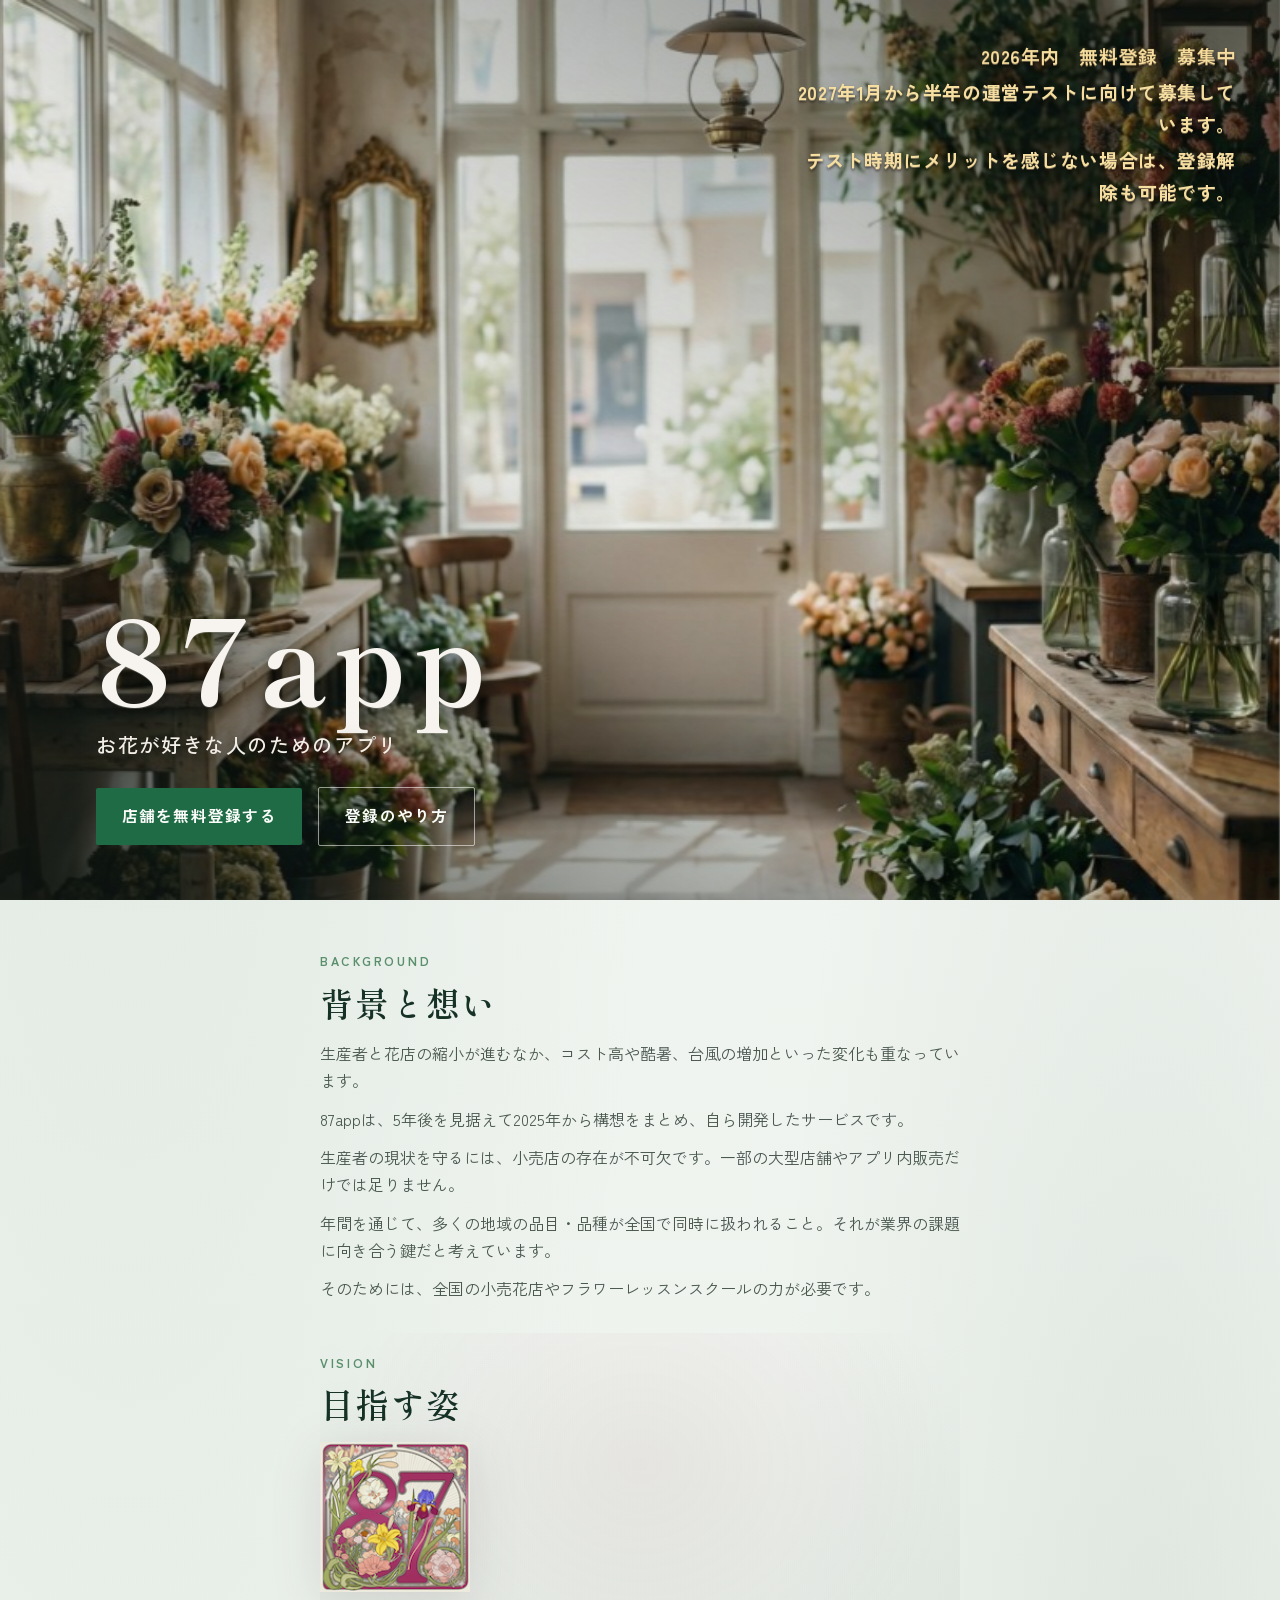
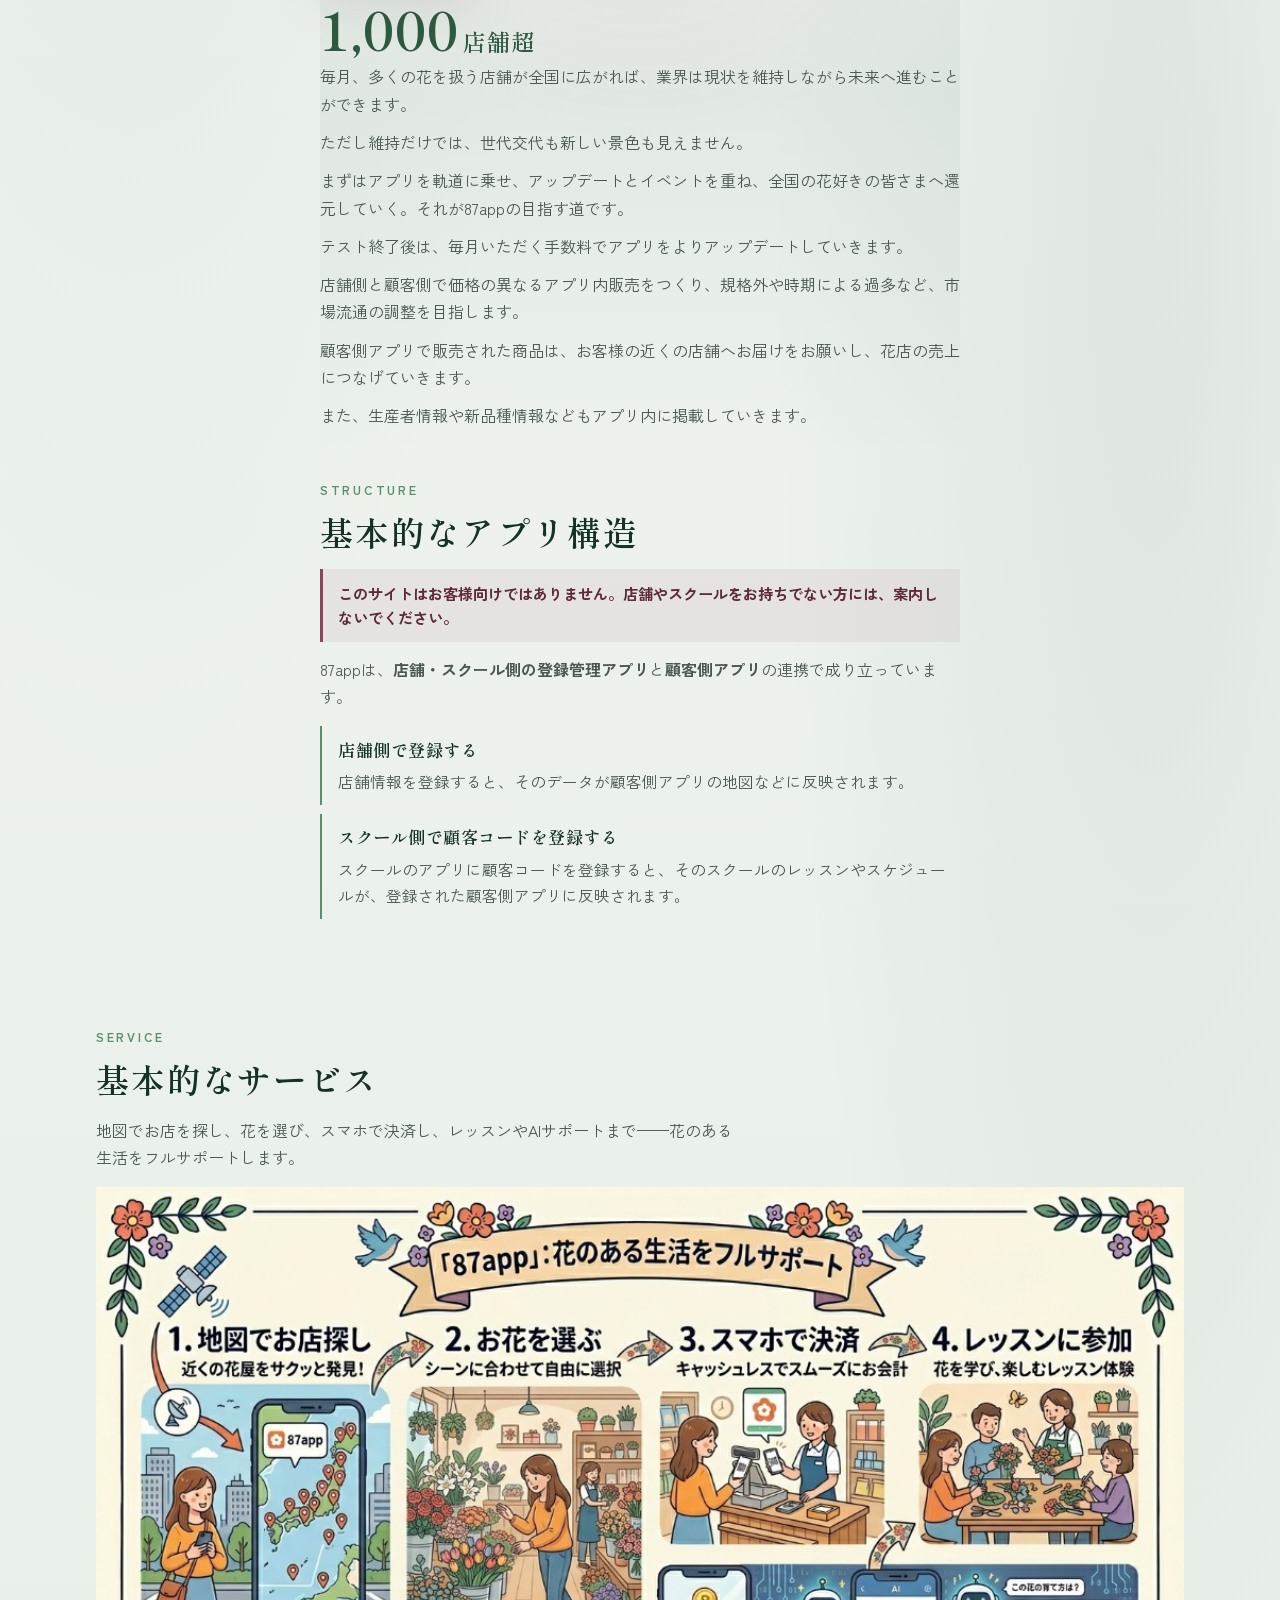
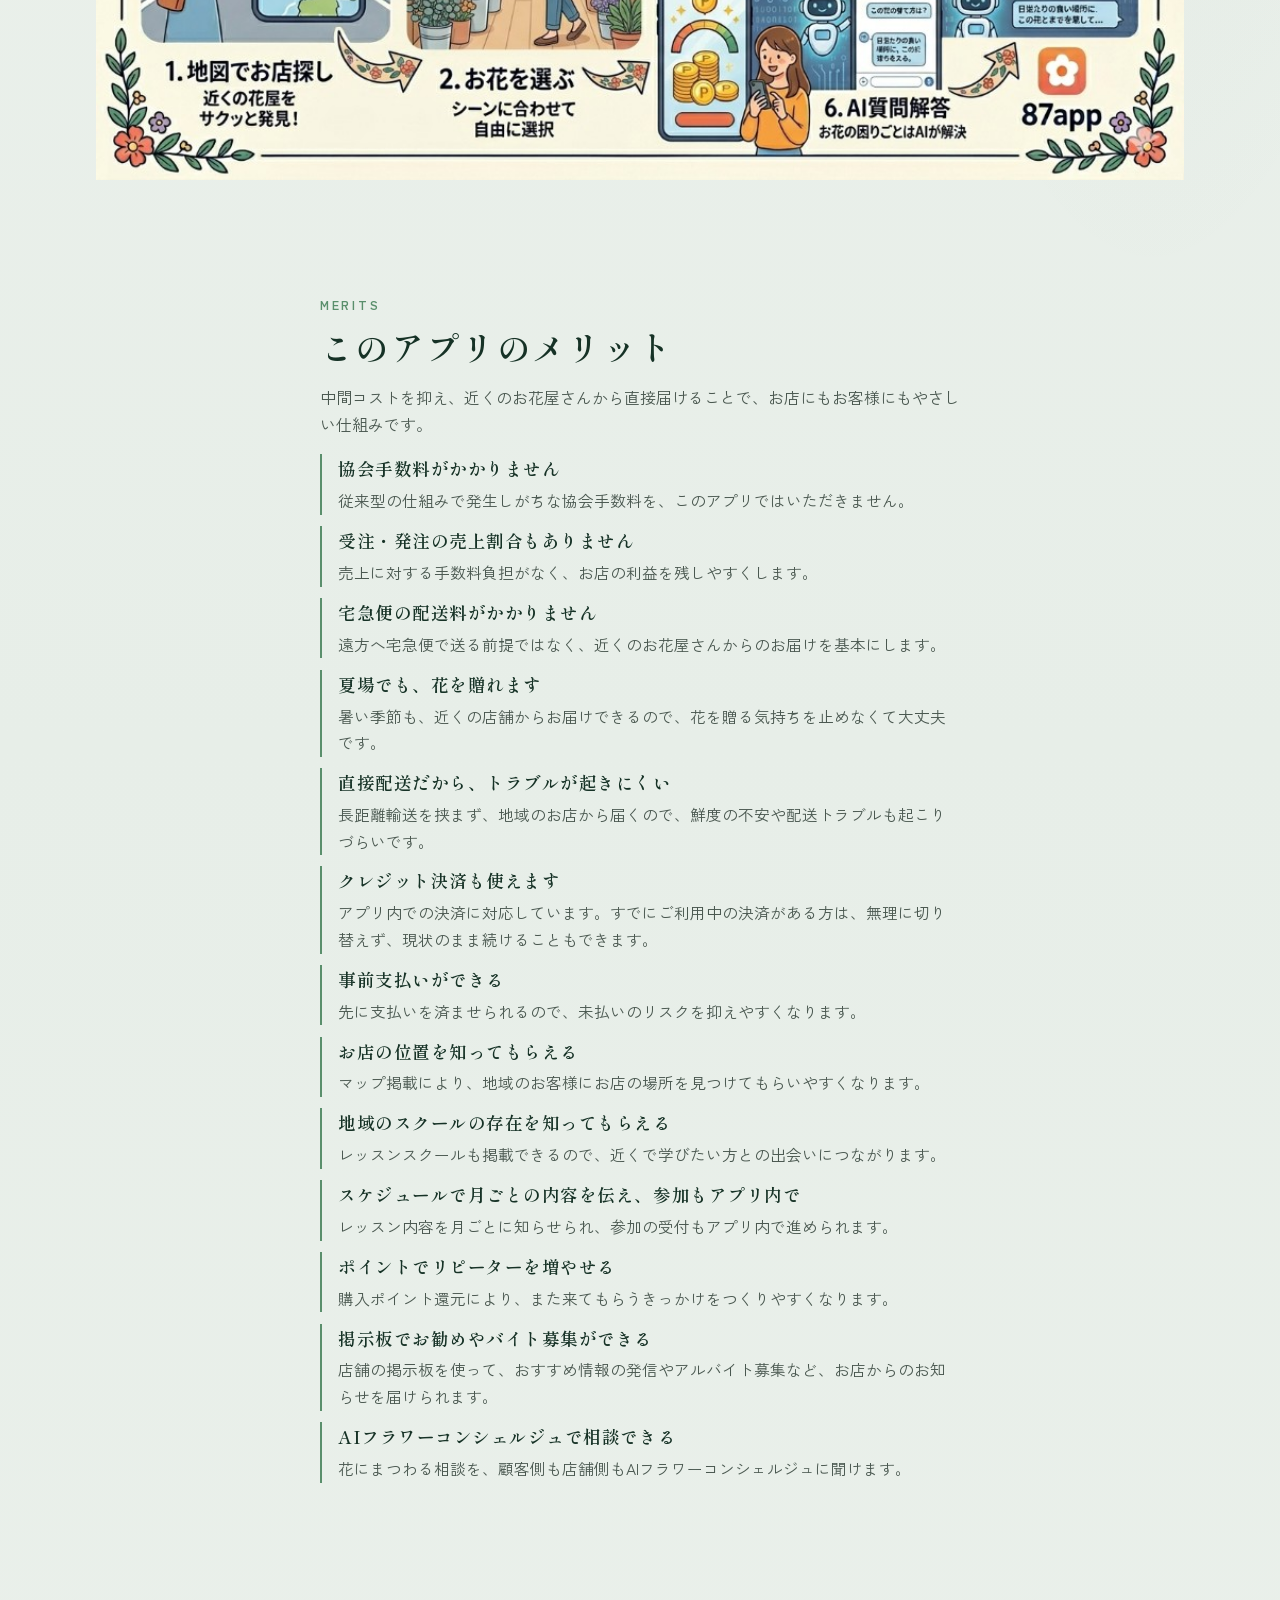
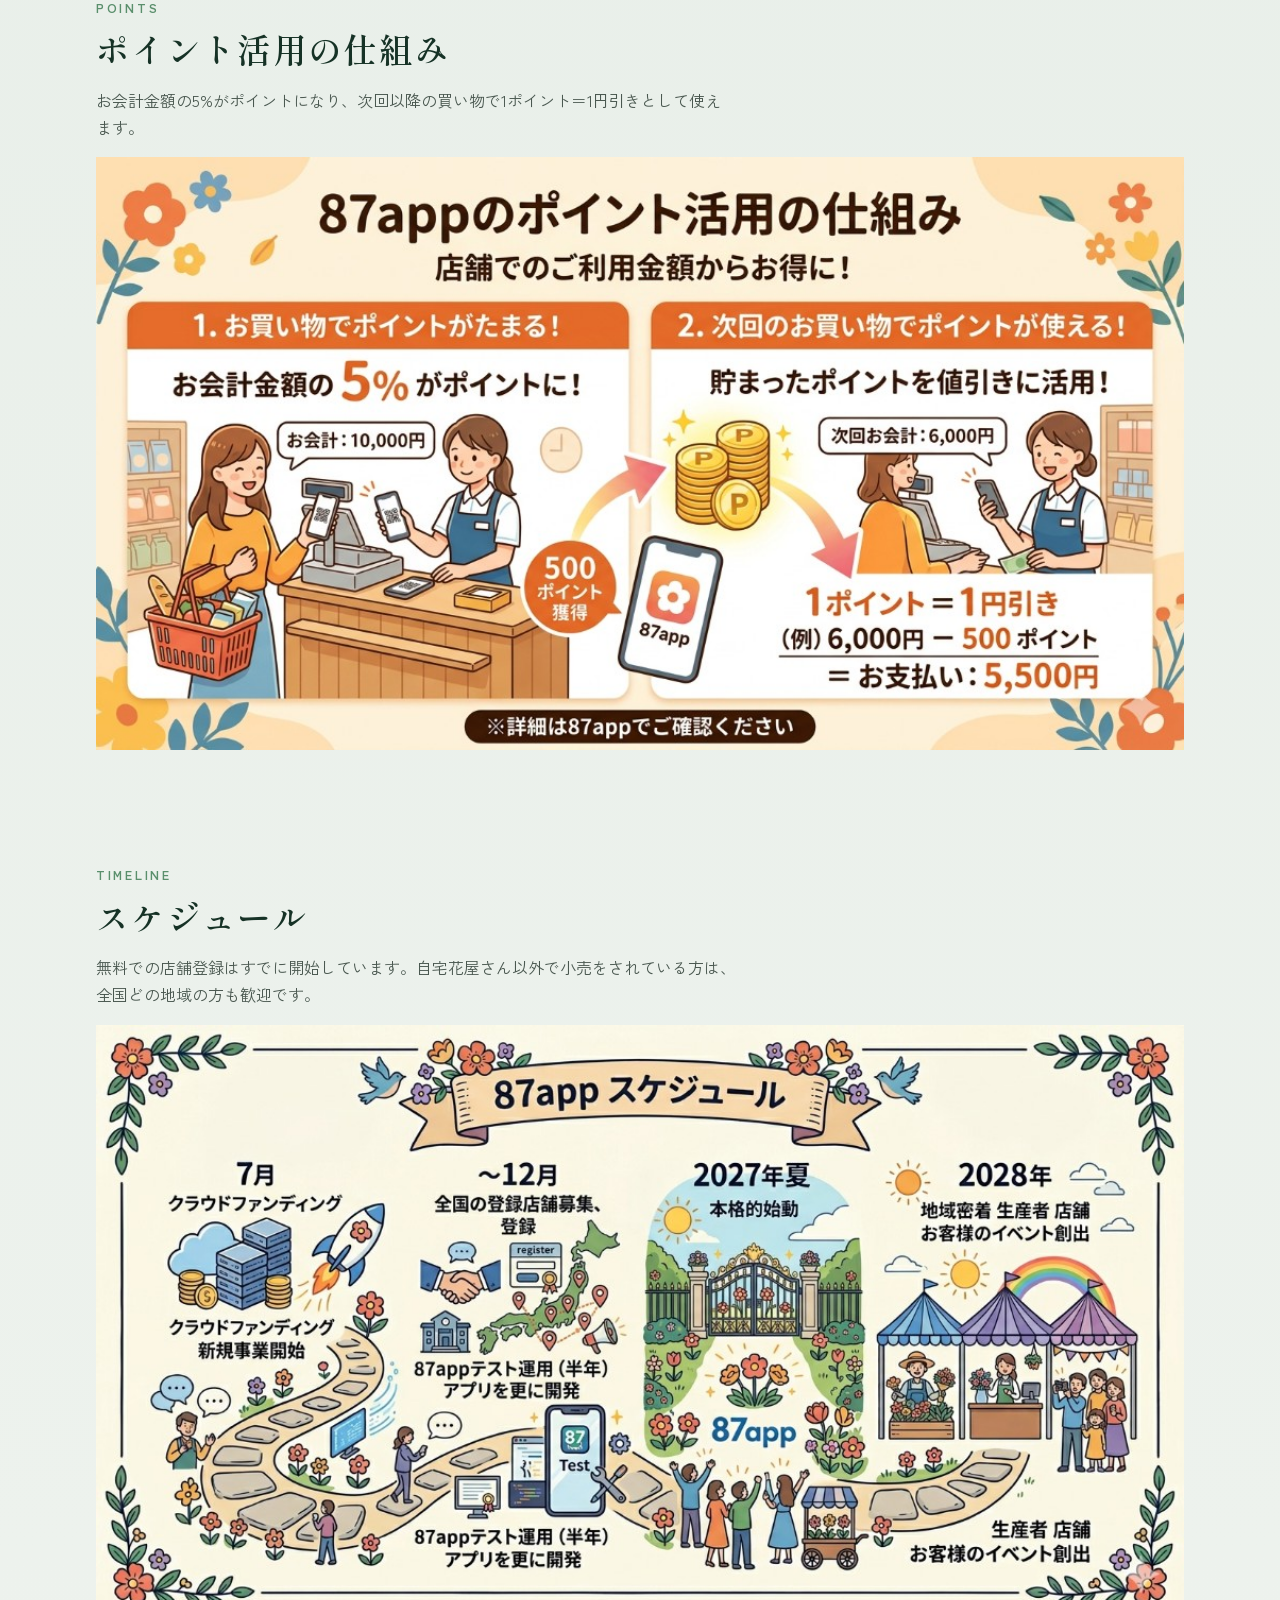
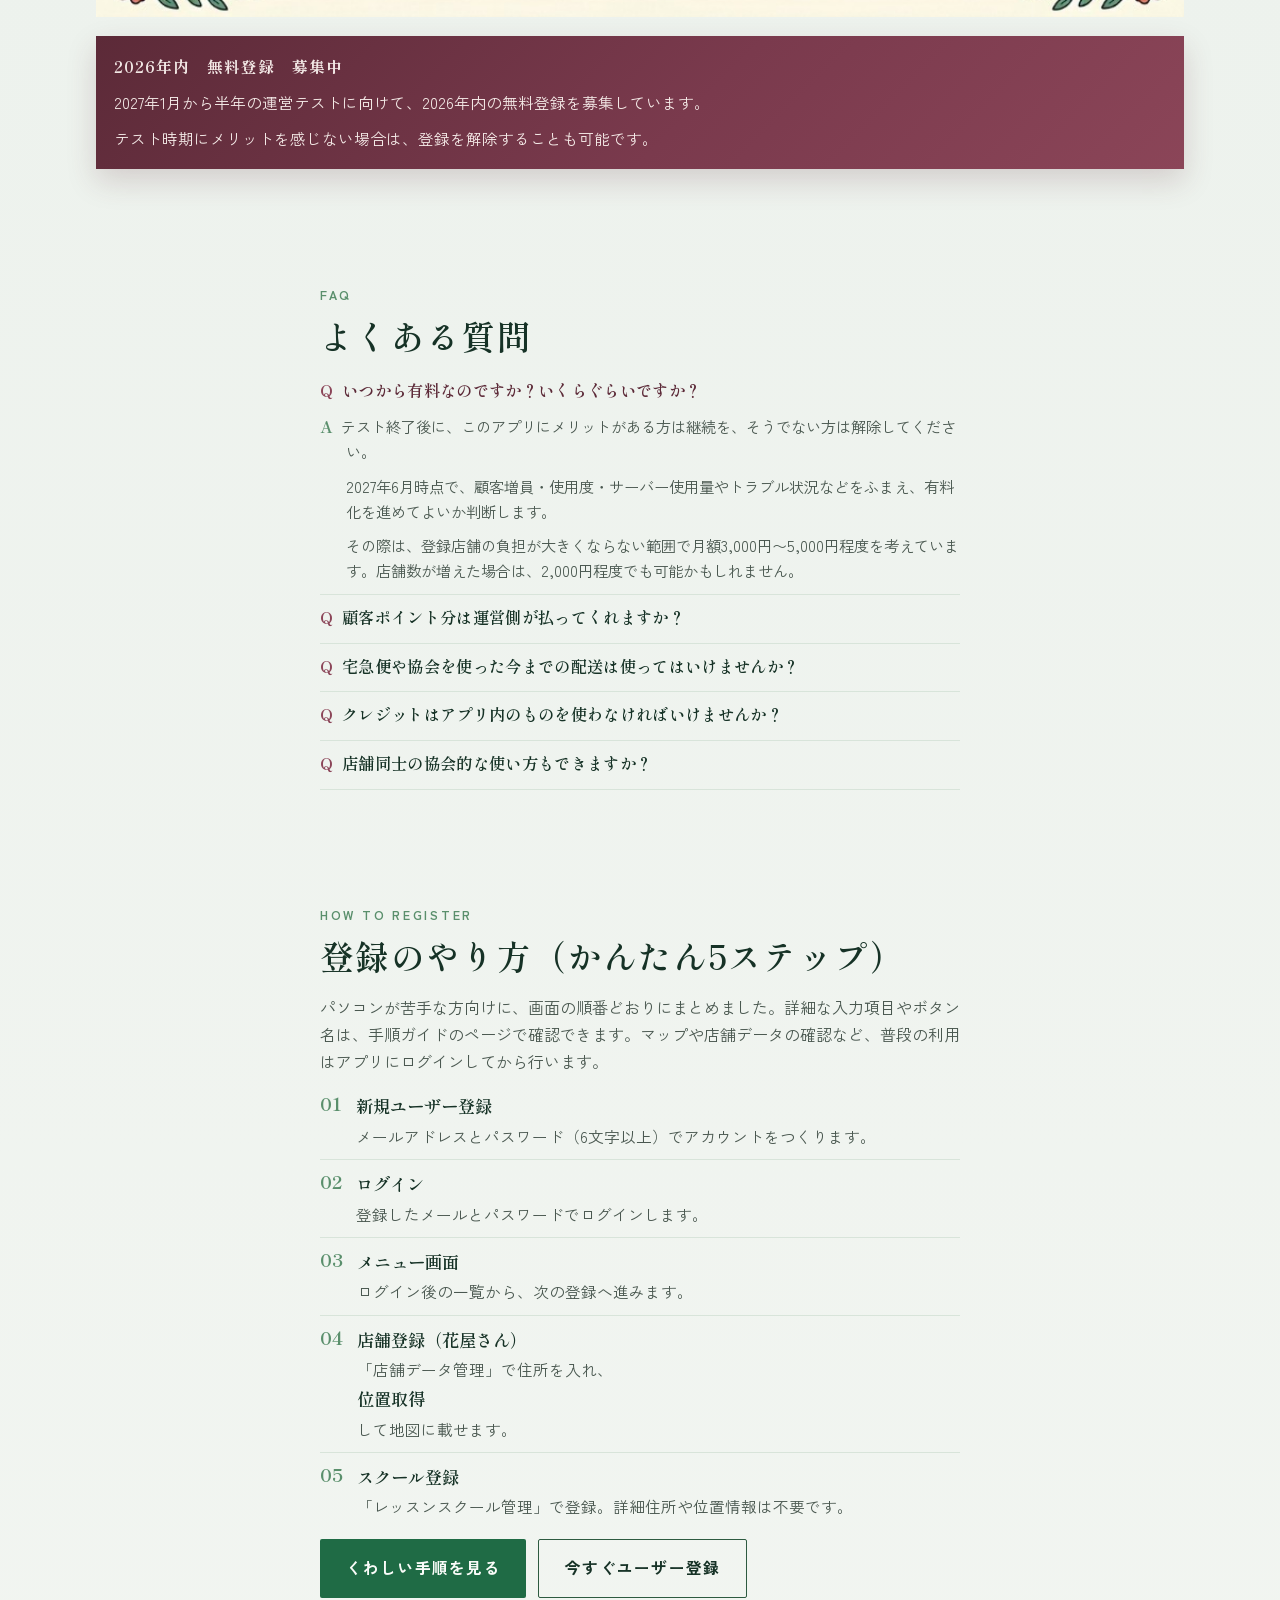
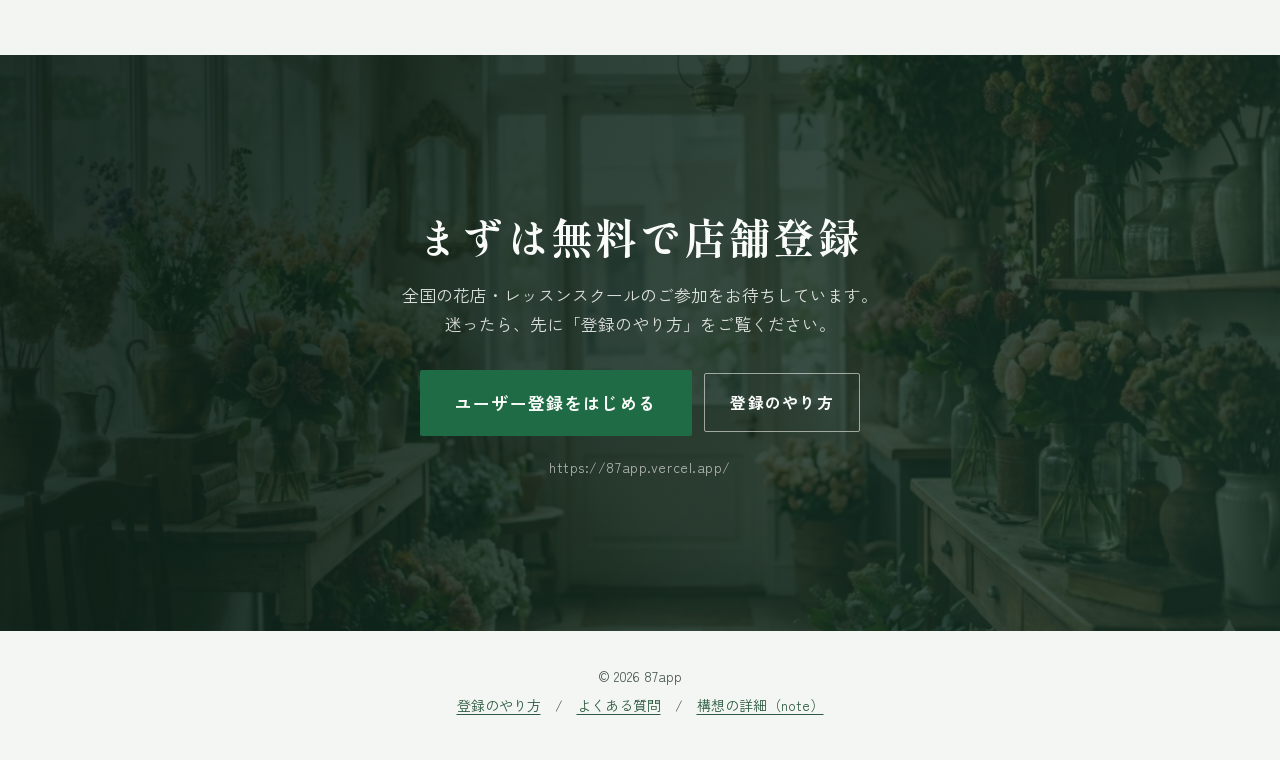
<file: index.html>
<!DOCTYPE html>
<html lang="ja">
<head>
  <meta charset="UTF-8">
  <meta name="viewport" content="width=device-width, initial-scale=1.0">
  <title>87app — 花業界の次世代プラットフォーム</title>
  <meta name="description" content="87appは、地図から店舗案内・決済・ポイント還元までをつなぐ花業界の次世代プラットフォームです。全国の花店の無料登録を受付中。">
  <meta property="og:title" content="87app — 花業界の次世代プラットフォーム">
  <meta property="og:description" content="全国の花店をつなぎ、お客様に花を買う・飾る喜びを届けるアプリ。店舗の無料登録受付中。">
  <meta property="og:type" content="website">
  <link rel="preconnect" href="https://fonts.googleapis.com">
  <link rel="preconnect" href="https://fonts.gstatic.com" crossorigin>
  <link href="https://fonts.googleapis.com/css2?family=Shippori+Mincho:wght@500;600;700&family=Zen+Kaku+Gothic+New:wght@400;500;700&display=swap" rel="stylesheet">
  <link rel="stylesheet" href="styles.css">
  <style>
    /* —— Hero —— */
    .hero {
      position: relative;
      min-height: 100svh;
      display: flex;
      align-items: flex-end;
      color: var(--white);
      overflow: hidden;
    }

    .hero__media {
      position: absolute;
      inset: 0;
      z-index: 0;
    }

    .hero__media img {
      width: 100%;
      height: 100%;
      object-fit: cover;
      transform: scale(1.06);
      animation: heroZoom 18s ease-out forwards;
    }

    .hero__veil {
      position: absolute;
      inset: 0;
      background:
        linear-gradient(
          210deg,
          rgba(18, 24, 20, 0.55) 0%,
          rgba(18, 24, 20, 0.18) 38%,
          rgba(18, 24, 20, 0.08) 55%,
          rgba(18, 24, 20, 0.72) 100%
        );
      z-index: 1;
    }

    .hero__content {
      position: relative;
      z-index: 2;
      width: min(100% - 2.5rem, var(--wide));
      margin: 0 auto;
      padding: 0 0 clamp(2.5rem, 6vh, 4rem);
    }

    .brand {
      font-family: var(--font-display);
      font-size: clamp(3.75rem, 13vw, 7.25rem);
      font-weight: 700;
      letter-spacing: 0.06em;
      line-height: 1;
      margin: 0 0 0.85rem;
      color: #f7f4ef;
      text-shadow:
        0 1px 0 rgba(255, 255, 255, 0.18),
        0 2px 18px rgba(12, 18, 14, 0.55),
        0 8px 36px rgba(12, 18, 14, 0.4);
      opacity: 0;
      transform: translateY(1.25rem);
      animation: riseIn 1s cubic-bezier(0.22, 1, 0.36, 1) 0.15s forwards;
    }

    .hero__lead {
      font-size: clamp(1.02rem, 2.2vw, 1.28rem);
      font-weight: 500;
      letter-spacing: 0.08em;
      max-width: 28rem;
      margin: 0 0 1.6rem;
      color: #f3efe8;
      text-shadow: 0 2px 14px rgba(12, 18, 14, 0.55);
      opacity: 0;
      transform: translateY(1rem);
      animation: riseIn 1s cubic-bezier(0.22, 1, 0.36, 1) 0.4s forwards;
    }

    .hero__notice {
      position: absolute;
      top: clamp(1.25rem, 4vw, 2.5rem);
      right: clamp(1.25rem, 4vw, 2.75rem);
      z-index: 3;
      width: min(28rem, calc(100% - 2.5rem));
      text-align: right;
      color: #f3d18a;
      text-shadow:
        0 1px 0 rgba(255, 236, 190, 0.35),
        0 2px 3px rgba(20, 14, 8, 0.75),
        0 8px 24px rgba(12, 18, 14, 0.55);
      opacity: 0;
      transform: translateY(-0.75rem);
      animation: riseIn 1s cubic-bezier(0.22, 1, 0.36, 1) 0.3s forwards;
    }

    .hero__notice-lead {
      margin: 0 0 0.55rem;
      font-family: var(--font-display);
      font-size: clamp(1.55rem, 4.2vw, 2.35rem);
      font-weight: 700;
      letter-spacing: 0.06em;
      line-height: 1.35;
      color: #ffd778;
      -webkit-text-stroke: 0.4px rgba(90, 55, 10, 0.35);
    }

    .hero__notice p {
      margin: 0;
      font-family: var(--font-body);
      font-size: clamp(1.02rem, 1.9vw, 1.18rem);
      font-weight: 700;
      line-height: 1.7;
      letter-spacing: 0.03em;
      color: #f6dea0;
    }

    .hero__notice p + p {
      margin-top: 0.25rem;
    }

    .hero__actions {
      opacity: 0;
      transform: translateY(1rem);
      animation: riseIn 1s cubic-bezier(0.22, 1, 0.36, 1) 0.65s forwards;
    }

    @media (max-width: 640px) {
      .hero__notice {
        top: 1rem;
        right: 1rem;
        left: 1rem;
        width: auto;
        text-align: left;
      }

      .hero__notice-lead {
        font-size: clamp(1.35rem, 6.5vw, 1.7rem);
      }
    }

    .figure-block {
      margin: 1rem 0 0;
    }

    .figure-block img {
      width: 100%;
      height: auto;
      display: block;
    }

    .figure-block figcaption {
      margin-top: 0.5rem;
      font-size: 0.88rem;
      color: var(--ink-soft);
    }

    .section--figure {
      width: min(100% - 2.5rem, var(--wide));
    }

    .notice-banner {
      margin: 1.15rem 0 0;
      padding: 1.05rem 1.15rem;
      background: linear-gradient(135deg, #5c2a38 0%, #7a3a4d 55%, #8b4558 100%);
      color: #fff8f4;
      box-shadow: 0 12px 28px rgba(92, 42, 56, 0.18);
    }

    .notice-banner__lead {
      margin: 0 0 0.55rem;
      font-family: var(--font-display);
      font-size: clamp(1.15rem, 2.8vw, 1.4rem);
      font-weight: 700;
      letter-spacing: 0.06em;
      line-height: 1.45;
      color: #ffe7b8;
    }

    .notice-banner p {
      margin: 0;
      font-size: 0.98rem;
      line-height: 1.75;
      color: rgba(255, 248, 244, 0.92);
    }

    .notice-banner p + p {
      margin-top: 0.55rem;
    }

    .audience-note {
      margin: 0 0 0.9rem;
      padding: 0.75rem 0.95rem;
      border-left: 3px solid #8b4558;
      background: rgba(139, 69, 88, 0.08);
      color: #5c2a38;
      font-size: 0.95rem;
      font-weight: 700;
      line-height: 1.6;
    }

    .structure-flow {
      list-style: none;
      margin: 1rem 0 0;
      padding: 0;
      display: grid;
      gap: 0.55rem;
    }

    .structure-flow li {
      padding: 0.55rem 0 0.55rem 1rem;
      border-left: 2px solid var(--green-soft);
    }

    .structure-flow strong {
      display: block;
      font-family: var(--font-display);
      font-size: 1.08rem;
      font-weight: 600;
      color: var(--green-deep);
      margin-bottom: 0.3rem;
      letter-spacing: 0.03em;
    }

    .structure-flow p {
      margin: 0;
      color: var(--ink-soft);
      font-size: 0.98rem;
    }

    .faq-list {
      margin: 1rem 0 0;
      display: grid;
      gap: 0.45rem;
    }

    .faq-list details {
      border-bottom: 1px solid var(--green-mist);
      padding-bottom: 0.55rem;
    }

    .faq-list summary {
      cursor: pointer;
      font-family: var(--font-display);
      font-size: 1.02rem;
      font-weight: 600;
      color: var(--green-deep);
      letter-spacing: 0.02em;
      line-height: 1.45;
      list-style: none;
      padding: 0.25rem 0;
    }

    .faq-list summary::-webkit-details-marker {
      display: none;
    }

    .faq-list summary::before {
      content: "Q";
      display: inline-block;
      margin-right: 0.55rem;
      color: #8b4558;
      font-weight: 700;
    }

    .faq-list details[open] summary {
      color: #5c2a38;
    }

    .faq-list .faq-a {
      margin: 0.45rem 0 0.1rem;
      padding-left: 1.6rem;
      color: var(--ink-soft);
      font-size: 0.96rem;
      line-height: 1.65;
    }

    .faq-list .faq-a > p {
      margin: 0 0 0.55rem;
      position: relative;
    }

    .faq-list .faq-a > p:last-child {
      margin-bottom: 0;
    }

    .faq-list .faq-a > p:first-child::before {
      content: "A";
      display: inline-block;
      margin-right: 0.55rem;
      margin-left: -1.6rem;
      color: var(--green-soft);
      font-family: var(--font-display);
      font-weight: 700;
    }

    /* —— Vision —— */
    .vision {
      background:
        radial-gradient(ellipse 70% 55% at 50% 18%, rgba(168, 92, 110, 0.08), transparent 70%),
        linear-gradient(180deg, transparent, rgba(45, 90, 64, 0.06), transparent);
    }

    .vision__emblem {
      display: block;
      width: min(150px, 40vw);
      height: auto;
      margin: 0.1rem 0 0.55rem;
      image-rendering: auto;
      filter: drop-shadow(0 10px 24px rgba(80, 40, 50, 0.12));
    }

    .vision__stat {
      font-family: var(--font-display);
      font-size: clamp(2.1rem, 6.5vw, 3.2rem);
      font-weight: 700;
      color: var(--green-mid);
      letter-spacing: 0.02em;
      line-height: 1.1;
      margin: 0 0 0.4rem;
    }

    .vision__stat span {
      font-size: 0.45em;
      font-weight: 600;
      margin-left: 0.15em;
    }

    /* —— Service —— */
    .service-media {
      margin: 2rem 0 0;
      overflow: hidden;
    }

    .service-media img {
      width: 100%;
      aspect-ratio: 3 / 2;
      object-fit: cover;
    }

    .flow {
      display: flex;
      flex-wrap: wrap;
      gap: 0.5rem 0.35rem;
      align-items: center;
      margin: 1.75rem 0 0;
      font-weight: 700;
      color: var(--green-deep);
      letter-spacing: 0.04em;
    }

    .flow__item {
      padding: 0.35rem 0;
    }

    .flow__arrow {
      color: var(--green-soft);
      opacity: 0.7;
    }

    .feature-list {
      list-style: none;
      margin: 1rem 0 0;
      padding: 0;
      display: grid;
      gap: 0.7rem;
    }

    .feature-list li {
      padding-left: 1rem;
      border-left: 2px solid var(--green-soft);
    }

    .feature-list strong {
      display: block;
      font-family: var(--font-display);
      font-size: 1.1rem;
      font-weight: 600;
      color: var(--green-deep);
      margin-bottom: 0.25rem;
      letter-spacing: 0.03em;
    }

    .feature-list p {
      margin: 0;
      color: var(--ink-soft);
      font-size: 0.98rem;
    }

    /* —— Timeline —— */
    .timeline {
      list-style: none;
      margin: 2rem 0 0;
      padding: 0;
      border-left: 1px solid var(--green-mist);
    }

    .timeline li {
      position: relative;
      padding: 0 0 1.75rem 1.5rem;
    }

    .timeline li:last-child {
      padding-bottom: 0;
    }

    .timeline li::before {
      content: "";
      position: absolute;
      left: -4px;
      top: 0.55rem;
      width: 7px;
      height: 7px;
      border-radius: 50%;
      background: var(--green-mid);
    }

    .timeline__when {
      font-size: 0.85rem;
      font-weight: 700;
      letter-spacing: 0.12em;
      color: var(--green-soft);
      margin: 0 0 0.25rem;
    }

    .timeline__what {
      margin: 0;
      color: var(--ink);
      font-weight: 500;
    }

    /* —— Final CTA —— */
    .cta {
      position: relative;
      color: var(--white);
      min-height: min(70svh, 36rem);
      display: flex;
      align-items: center;
      overflow: hidden;
    }

    .cta__media {
      position: absolute;
      inset: 0;
      z-index: 0;
    }

    .cta__media img {
      width: 100%;
      height: 100%;
      object-fit: cover;
    }

    .cta__veil {
      position: absolute;
      inset: 0;
      background: linear-gradient(120deg, rgba(12, 31, 22, 0.92) 0%, rgba(22, 50, 38, 0.78) 100%);
      z-index: 1;
    }

    .cta__inner {
      position: relative;
      z-index: 2;
      width: min(100% - 2.5rem, var(--max));
      margin: 0 auto;
      padding: clamp(3rem, 7vw, 4.5rem) 0;
      text-align: center;
    }

    .cta__title {
      font-family: var(--font-display);
      font-size: clamp(1.8rem, 5vw, 2.6rem);
      font-weight: 700;
      letter-spacing: 0.06em;
      line-height: 1.4;
      margin: 0 0 1rem;
    }

    .cta__text {
      margin: 0 0 2rem;
      color: rgba(250, 252, 249, 0.85);
      font-size: 1.05rem;
    }

    .cta .btn--primary {
      animation: ctaPulse 2.8s ease-in-out infinite;
    }

    .cta__url {
      display: block;
      margin-top: 1.25rem;
      font-size: 0.88rem;
      letter-spacing: 0.04em;
      color: rgba(250, 252, 249, 0.65);
      text-decoration: none;
    }

    .cta__url:hover {
      color: var(--white);
    }

    @keyframes riseIn {
      to {
        opacity: 1;
        transform: translateY(0);
      }
    }

    @keyframes heroZoom {
      to {
        transform: scale(1);
      }
    }

    @keyframes ctaPulse {
      0%, 100% { box-shadow: 0 0 0 0 rgba(31, 107, 69, 0.45); }
      50% { box-shadow: 0 0 0 12px rgba(31, 107, 69, 0); }
    }

    @media (max-width: 560px) {
      .hero__actions {
        display: flex;
        flex-direction: column;
        align-items: flex-start;
        gap: 0.75rem;
      }

      .btn--ghost {
        margin-left: 0;
      }

      .flow {
        font-size: 0.9rem;
      }
    }

    .howto-steps {
      list-style: none;
      margin: 1rem 0 0;
      padding: 0;
      display: grid;
      gap: 0.55rem;
      counter-reset: howto;
    }

    .howto-steps li {
      display: grid;
      grid-template-columns: auto 1fr;
      gap: 0.65rem 0.85rem;
      align-items: start;
      padding-bottom: 0.55rem;
      border-bottom: 1px solid var(--green-mist);
      counter-increment: howto;
    }

    .howto-steps li:last-child {
      border-bottom: none;
      padding-bottom: 0;
    }

    .howto-steps li::before {
      content: counter(howto, decimal-leading-zero);
      font-family: var(--font-display);
      font-size: 1.15rem;
      font-weight: 700;
      color: var(--green-soft);
      line-height: 1.4;
    }

    .howto-steps strong {
      display: block;
      font-family: var(--font-display);
      font-size: 1.08rem;
      font-weight: 600;
      color: var(--green-deep);
      margin-bottom: 0.2rem;
    }

    .howto-steps p {
      margin: 0;
      color: var(--ink-soft);
      font-size: 0.98rem;
    }

    .howto-actions {
      display: flex;
      flex-wrap: wrap;
      gap: 0.75rem;
      margin-top: 1.1rem;
    }

    .cta .btn--secondary {
      color: var(--white);
      border-color: rgba(255, 255, 255, 0.55);
      margin-left: 0.75rem;
    }

    .cta .btn--secondary:hover {
      background: rgba(255, 255, 255, 0.1);
    }

    .cta__actions {
      display: flex;
      flex-wrap: wrap;
      gap: 0.75rem;
      justify-content: center;
      align-items: center;
    }

    .cta .btn--secondary {
      margin-left: 0;
    }

      @media (prefers-reduced-motion: reduce) {
      .brand, .hero__lead, .hero__notice, .hero__actions,
      .hero__media img, .cta .btn--primary {
        animation: none !important;
        transition: none !important;
        opacity: 1 !important;
        transform: none !important;
      }
    }
  </style>
</head>
<body>
  <header class="hero" id="top">
    <div class="hero__media" aria-hidden="true">
      <img src="assets/hero-shop.png" alt="" width="1024" height="558">
    </div>
    <div class="hero__veil" aria-hidden="true"></div>
    <div class="hero__notice">
      <p class="hero__notice-lead">2026年内　無料登録　募集中</p>
      <p>2027年1月から半年の運営テストに向けて募集しています。</p>
      <p>テスト時期にメリットを感じない場合は、登録解除も可能です。</p>
    </div>
    <div class="hero__content">
      <h1 class="brand">87app</h1>
      <p class="hero__lead">お花が好きな人のためのアプリ</p>
      <div class="hero__actions">
        <a class="btn btn--primary" href="https://87app.vercel.app/simple-signup" target="_blank" rel="noopener noreferrer">店舗を無料登録する</a>
        <a class="btn btn--ghost" href="guide.html">登録のやり方</a>
      </div>
    </div>
  </header>

  <main>
    <section class="section section--compact" id="about">
      <div class="reveal">
        <p class="section__label">Background</p>
        <h2 class="section__title">背景と想い</h2>
        <div class="section__body">
          <p>生産者と花店の縮小が進むなか、コスト高や酷暑、台風の増加といった変化も重なっています。</p>
          <p>87appは、5年後を見据えて2025年から構想をまとめ、自ら開発したサービスです。</p>
          <p>生産者の現状を守るには、小売店の存在が不可欠です。一部の大型店舗やアプリ内販売だけでは足りません。</p>
          <p>年間を通じて、多くの地域の品目・品種が全国で同時に扱われること。それが業界の課題に向き合う鍵だと考えています。</p>
          <p>そのためには、全国の小売花店やフラワーレッスンスクールの力が必要です。</p>
        </div>
      </div>
    </section>

    <section class="section section--compact vision" id="vision">
      <div class="reveal">
        <p class="section__label">Vision</p>
        <h2 class="section__title">目指す姿</h2>
        <img class="vision__emblem" src="assets/vision-87.png" alt="87 — 花と数字の装飾イラスト" width="142" height="142">
        <p class="vision__stat">1,000<span>店舗超</span></p>
        <div class="section__body">
          <p>毎月、多くの花を扱う店舗が全国に広がれば、業界は現状を維持しながら未来へ進むことができます。</p>
          <p>ただし維持だけでは、世代交代も新しい景色も見えません。</p>
          <p>まずはアプリを軌道に乗せ、アップデートとイベントを重ね、全国の花好きの皆さまへ還元していく。それが87appの目指す道です。</p>
          <p>テスト終了後は、毎月いただく手数料でアプリをよりアップデートしていきます。</p>
          <p>店舗側と顧客側で価格の異なるアプリ内販売をつくり、規格外や時期による過多など、市場流通の調整を目指します。</p>
          <p>顧客側アプリで販売された商品は、お客様の近くの店舗へお届けをお願いし、花店の売上につなげていきます。</p>
          <p>また、生産者情報や新品種情報などもアプリ内に掲載していきます。</p>
        </div>
      </div>
    </section>

    <section class="section section--compact" id="structure">
      <div class="reveal">
        <p class="section__label">Structure</p>
        <h2 class="section__title">基本的なアプリ構造</h2>
        <p class="audience-note">このサイトはお客様向けではありません。店舗やスクールをお持ちでない方には、案内しないでください。</p>
        <div class="section__body">
          <p>87appは、<strong>店舗・スクール側の登録管理アプリ</strong>と<strong>顧客側アプリ</strong>の連携で成り立っています。</p>
        </div>
        <ul class="structure-flow">
          <li>
            <strong>店舗側で登録する</strong>
            <p>店舗情報を登録すると、そのデータが顧客側アプリの地図などに反映されます。</p>
          </li>
          <li>
            <strong>スクール側で顧客コードを登録する</strong>
            <p>スクールのアプリに顧客コードを登録すると、そのスクールのレッスンやスケジュールが、登録された顧客側アプリに反映されます。</p>
          </li>
        </ul>
      </div>
    </section>

    <section class="section section--figure" id="service">
      <div class="reveal">
        <p class="section__label">Service</p>
        <h2 class="section__title">基本的なサービス</h2>
        <div class="section__body" style="max-width: var(--max);">
          <p>地図でお店を探し、花を選び、スマホで決済し、レッスンやAIサポートまで——花のある生活をフルサポートします。</p>
        </div>
        <figure class="figure-block">
          <img src="assets/service-life.png" alt="87appの流れ：地図でお店探し、お花を選ぶ、スマホで決済、レッスンに参加、AI質問解答" width="1376" height="768">
        </figure>
      </div>
    </section>

    <section class="section" id="merits">
      <div class="reveal">
        <p class="section__label">Merits</p>
        <h2 class="section__title">このアプリのメリット</h2>
        <div class="section__body">
          <p>中間コストを抑え、近くのお花屋さんから直接届けることで、お店にもお客様にもやさしい仕組みです。</p>
        </div>
        <ul class="feature-list">
          <li>
            <strong>協会手数料がかかりません</strong>
            <p>従来型の仕組みで発生しがちな協会手数料を、このアプリではいただきません。</p>
          </li>
          <li>
            <strong>受注・発注の売上割合もありません</strong>
            <p>売上に対する手数料負担がなく、お店の利益を残しやすくします。</p>
          </li>
          <li>
            <strong>宅急便の配送料がかかりません</strong>
            <p>遠方へ宅急便で送る前提ではなく、近くのお花屋さんからのお届けを基本にします。</p>
          </li>
          <li>
            <strong>夏場でも、花を贈れます</strong>
            <p>暑い季節も、近くの店舗からお届けできるので、花を贈る気持ちを止めなくて大丈夫です。</p>
          </li>
          <li>
            <strong>直接配送だから、トラブルが起きにくい</strong>
            <p>長距離輸送を挟まず、地域のお店から届くので、鮮度の不安や配送トラブルも起こりづらいです。</p>
          </li>
          <li>
            <strong>クレジット決済も使えます</strong>
            <p>アプリ内での決済に対応しています。すでにご利用中の決済がある方は、無理に切り替えず、現状のまま続けることもできます。</p>
          </li>
          <li>
            <strong>事前支払いができる</strong>
            <p>先に支払いを済ませられるので、未払いのリスクを抑えやすくなります。</p>
          </li>
          <li>
            <strong>お店の位置を知ってもらえる</strong>
            <p>マップ掲載により、地域のお客様にお店の場所を見つけてもらいやすくなります。</p>
          </li>
          <li>
            <strong>地域のスクールの存在を知ってもらえる</strong>
            <p>レッスンスクールも掲載できるので、近くで学びたい方との出会いにつながります。</p>
          </li>
          <li>
            <strong>スケジュールで月ごとの内容を伝え、参加もアプリ内で</strong>
            <p>レッスン内容を月ごとに知らせられ、参加の受付もアプリ内で進められます。</p>
          </li>
          <li>
            <strong>ポイントでリピーターを増やせる</strong>
            <p>購入ポイント還元により、また来てもらうきっかけをつくりやすくなります。</p>
          </li>
          <li>
            <strong>掲示板でお勧めやバイト募集ができる</strong>
            <p>店舗の掲示板を使って、おすすめ情報の発信やアルバイト募集など、お店からのお知らせを届けられます。</p>
          </li>
          <li>
            <strong>AIフラワーコンシェルジュで相談できる</strong>
            <p>花にまつわる相談を、顧客側も店舗側もAIフラワーコンシェルジュに聞けます。</p>
          </li>
        </ul>
      </div>
    </section>

    <section class="section section--figure" id="points">
      <div class="reveal">
        <p class="section__label">Points</p>
        <h2 class="section__title">ポイント活用の仕組み</h2>
        <div class="section__body" style="max-width: var(--max);">
          <p>お会計金額の5%がポイントになり、次回以降の買い物で1ポイント＝1円引きとして使えます。</p>
        </div>
        <figure class="figure-block">
          <img src="assets/points.png" alt="お会計の5%がポイントになり、次回の買い物で値引きに使える仕組み" width="1376" height="768">
        </figure>
      </div>
    </section>

    <section class="section section--figure" id="timeline">
      <div class="reveal">
        <p class="section__label">Timeline</p>
        <h2 class="section__title">スケジュール</h2>
        <div class="section__body" style="max-width: var(--max);">
          <p>無料での店舗登録はすでに開始しています。自宅花屋さん以外で小売をされている方は、全国どの地域の方も歓迎です。</p>
        </div>
        <figure class="figure-block">
          <img src="assets/schedule.png" alt="87appスケジュール：クラウドファンディング、全国店舗募集とテスト運用、2027年夏の本格始動、2028年のイベント創出" width="1376" height="768">
        </figure>
        <aside class="notice-banner" aria-label="無料登録募集のお知らせ">
          <p class="notice-banner__lead">2026年内　無料登録　募集中</p>
          <p>2027年1月から半年の運営テストに向けて、2026年内の無料登録を募集しています。</p>
          <p>テスト時期にメリットを感じない場合は、登録を解除することも可能です。</p>
        </aside>
      </div>
    </section>

    <section class="section" id="faq">
      <div class="reveal">
        <p class="section__label">FAQ</p>
        <h2 class="section__title">よくある質問</h2>
        <div class="faq-list">
          <details open>
            <summary>いつから有料なのですか？いくらぐらいですか？</summary>
            <div class="faq-a">
              <p>テスト終了後に、このアプリにメリットがある方は継続を、そうでない方は解除してください。</p>
              <p>2027年6月時点で、顧客増員・使用度・サーバー使用量やトラブル状況などをふまえ、有料化を進めてよいか判断します。</p>
              <p>その際は、登録店舗の負担が大きくならない範囲で月額3,000円〜5,000円程度を考えています。店舗数が増えた場合は、2,000円程度でも可能かもしれません。</p>
            </div>
          </details>
          <details>
            <summary>顧客ポイント分は運営側が払ってくれますか？</summary>
            <div class="faq-a">
              <p>顧客ポイントはリピーターを増やすためのものです。</p>
              <p>イメージとしては、毎週1,000円お買い上げのお客様を10人増やすことを第一段階と考えています。</p>
              <p>月40,000円の売上が増えれば、ポイント分もアプリ手数料も負担が少なく、プラスが大きいと考えています。</p>
            </div>
          </details>
          <details>
            <summary>宅急便や協会を使った今までの配送は使ってはいけませんか？</summary>
            <div class="faq-a">
              <p>いつも通りで構いません。「そのお店の花でなければ」というお客様もいます。</p>
              <p>宅急便を使うこと、手数料を払って協会を使うことも問題ありません。アプリはあくまで販売のツールです。</p>
              <p>夏場も花を送っていただきたいこと、お客様が花屋を選び花にこだわることが大事だと考えています。</p>
            </div>
          </details>
          <details>
            <summary>クレジットはアプリ内のものを使わなければいけませんか？</summary>
            <div class="faq-a">
              <p>すでにSquareやSTORESを導入されている方も多いでしょう。顧客管理にもつながっていて、いまさら切り替えるのは手間です。</p>
              <p>アプリ内クレジットは、まだ決済手段がない方の支払いを助けるためのものです。未入金リスクを減らしたい方や、ポップアップストアなどをされる方が使えるイメージです。</p>
              <p>ネット環境があり、相手がアプリを入れていれば使えます。</p>
              <p>ただしポイント管理のため、アプリ内で現金決済をしてから通常レジ決済をしてください。そうしないとポイントがつきません。</p>
            </div>
          </details>
          <details>
            <summary>店舗同士の協会的な使い方もできますか？</summary>
            <div class="faq-a">
              <p>宅急便ではなく、お花屋さんでイメージを聞いて花屋を探し、頼むことも可能です。</p>
              <p>発注・受注手数料などは先方とお話ししてください。</p>
              <p>胡蝶蘭やスタンドなどを含め、大きな金額を取ることは受注先の仕事のポテンシャルを小さくします。お互い納得いく範囲で決めてください。</p>
              <p>運営側は手数料の金額設定には関与しません。</p>
            </div>
          </details>
        </div>
      </div>
    </section>

    <section class="section" id="howto">
      <div class="reveal">
        <p class="section__label">How to register</p>
        <h2 class="section__title">登録のやり方（かんたん5ステップ）</h2>
        <div class="section__body">
          <p>パソコンが苦手な方向けに、画面の順番どおりにまとめました。詳細な入力項目やボタン名は、手順ガイドのページで確認できます。マップや店舗データの確認など、普段の利用はアプリにログインしてから行います。</p>
        </div>
        <ol class="howto-steps">
          <li>
            <div>
              <strong>新規ユーザー登録</strong>
              <p>メールアドレスとパスワード（6文字以上）でアカウントをつくります。</p>
            </div>
          </li>
          <li>
            <div>
              <strong>ログイン</strong>
              <p>登録したメールとパスワードでログインします。</p>
            </div>
          </li>
          <li>
            <div>
              <strong>メニュー画面</strong>
              <p>ログイン後の一覧から、次の登録へ進みます。</p>
            </div>
          </li>
          <li>
            <div>
              <strong>店舗登録（花屋さん）</strong>
              <p>「店舗データ管理」で住所を入れ、<strong>位置取得</strong>して地図に載せます。</p>
            </div>
          </li>
          <li>
            <div>
              <strong>スクール登録</strong>
              <p>「レッスンスクール管理」で登録。詳細住所や位置情報は不要です。</p>
            </div>
          </li>
        </ol>
        <div class="howto-actions">
          <a class="btn btn--primary" href="guide.html">くわしい手順を見る</a>
          <a class="btn btn--secondary" href="https://87app.vercel.app/simple-signup" target="_blank" rel="noopener noreferrer">今すぐユーザー登録</a>
        </div>
      </div>
    </section>

    <section class="cta" id="register">
      <div class="cta__media" aria-hidden="true">
        <img src="assets/hero-shop.png" alt="" width="1024" height="558">
      </div>
      <div class="cta__veil" aria-hidden="true"></div>
      <div class="cta__inner reveal">
        <h2 class="cta__title">まずは無料で店舗登録</h2>
        <p class="cta__text">全国の花店・レッスンスクールのご参加をお待ちしています。<br>迷ったら、先に「登録のやり方」をご覧ください。</p>
        <div class="cta__actions">
          <a class="btn btn--primary btn--large" href="https://87app.vercel.app/simple-signup" target="_blank" rel="noopener noreferrer">ユーザー登録をはじめる</a>
          <a class="btn btn--secondary" href="guide.html">登録のやり方</a>
        </div>
        <a class="cta__url" href="https://87app.vercel.app/" target="_blank" rel="noopener noreferrer">https://87app.vercel.app/</a>
      </div>
    </section>
  </main>

  <footer>
    <p>&copy; 2026 87app</p>
    <p><a href="guide.html">登録のやり方</a>　/　<a href="#faq">よくある質問</a>　/　<a href="https://note.com/bloemism/n/n37db7ee7c85d" target="_blank" rel="noopener noreferrer">構想の詳細（note）</a></p>
  </footer>

  <script>
    (function () {
      var nodes = document.querySelectorAll(".reveal");
      if (!("IntersectionObserver" in window)) {
        nodes.forEach(function (el) { el.classList.add("is-visible"); });
        return;
      }
      var observer = new IntersectionObserver(function (entries) {
        entries.forEach(function (entry) {
          if (entry.isIntersecting) {
            entry.target.classList.add("is-visible");
            observer.unobserve(entry.target);
          }
        });
      }, { threshold: 0.18, rootMargin: "0px 0px -8% 0px" });
      nodes.forEach(function (el) { observer.observe(el); });
    })();
  </script>
</body>
</html>
</file>
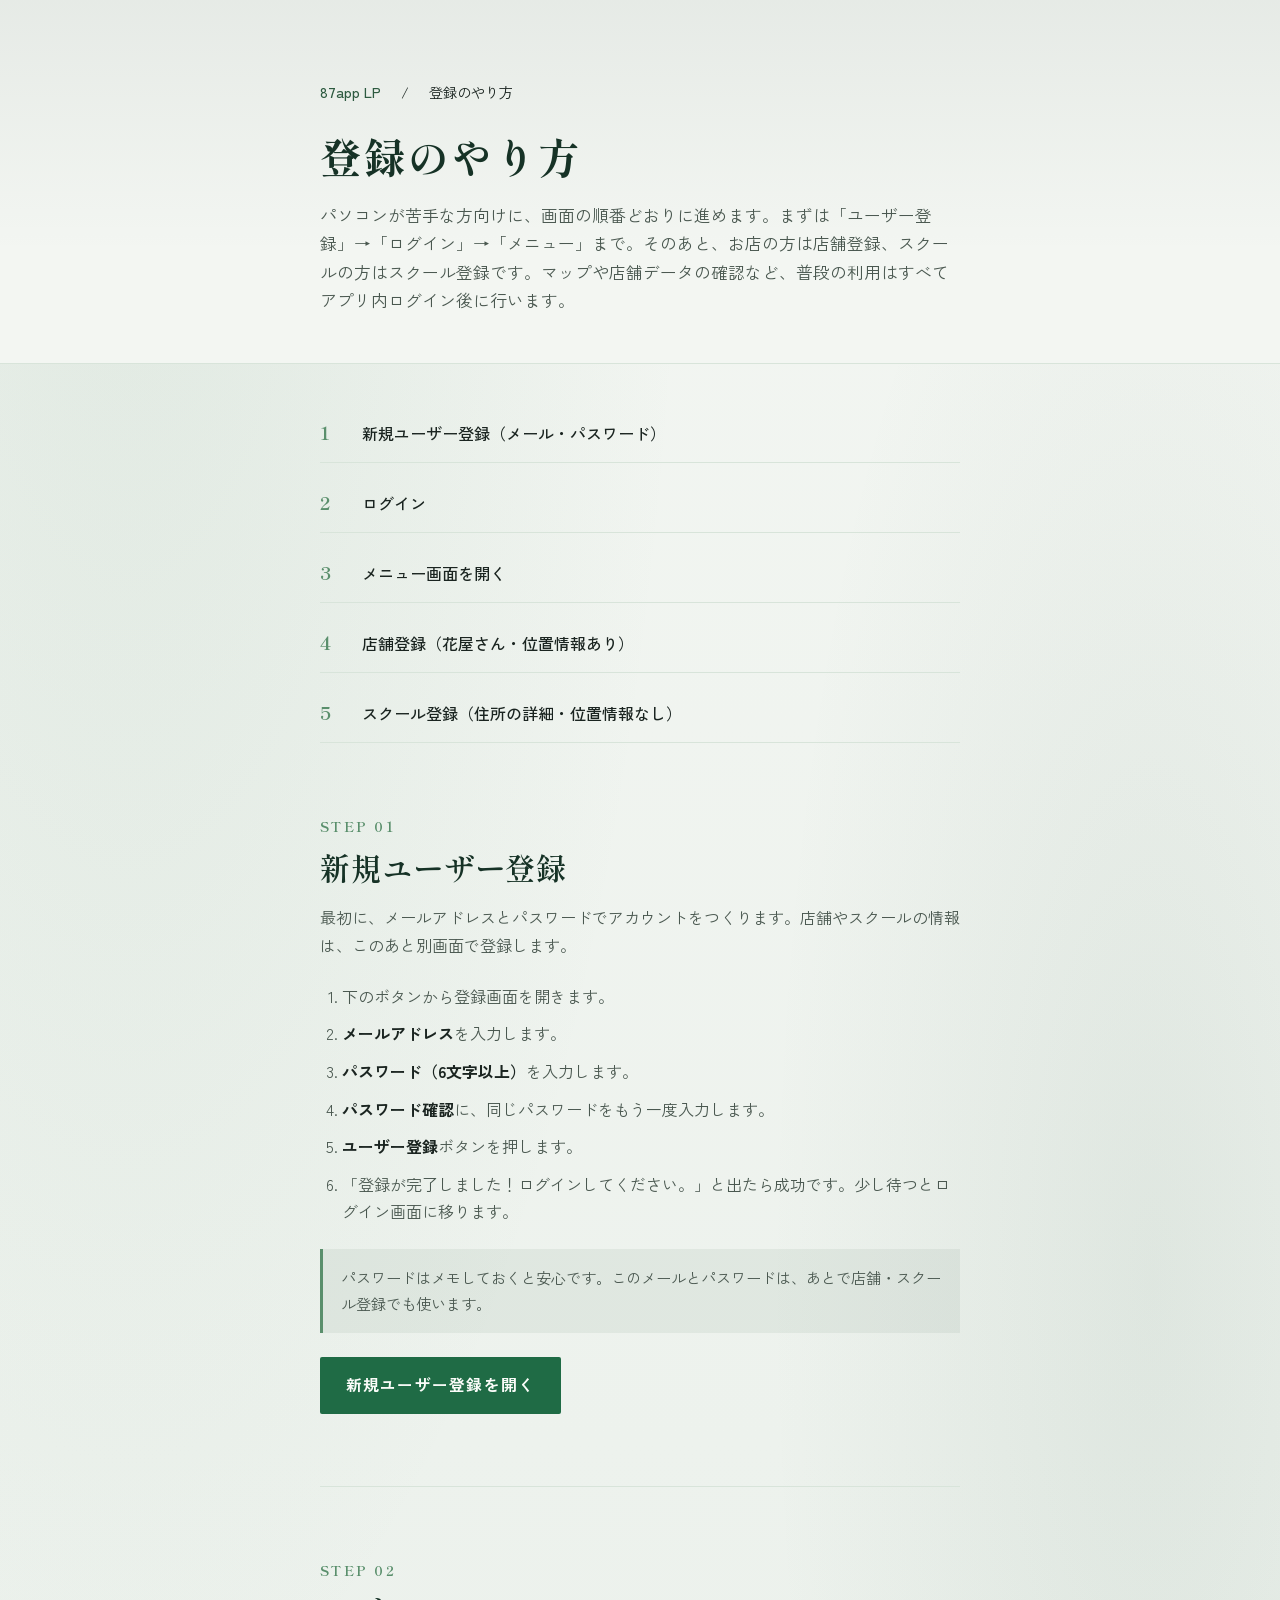
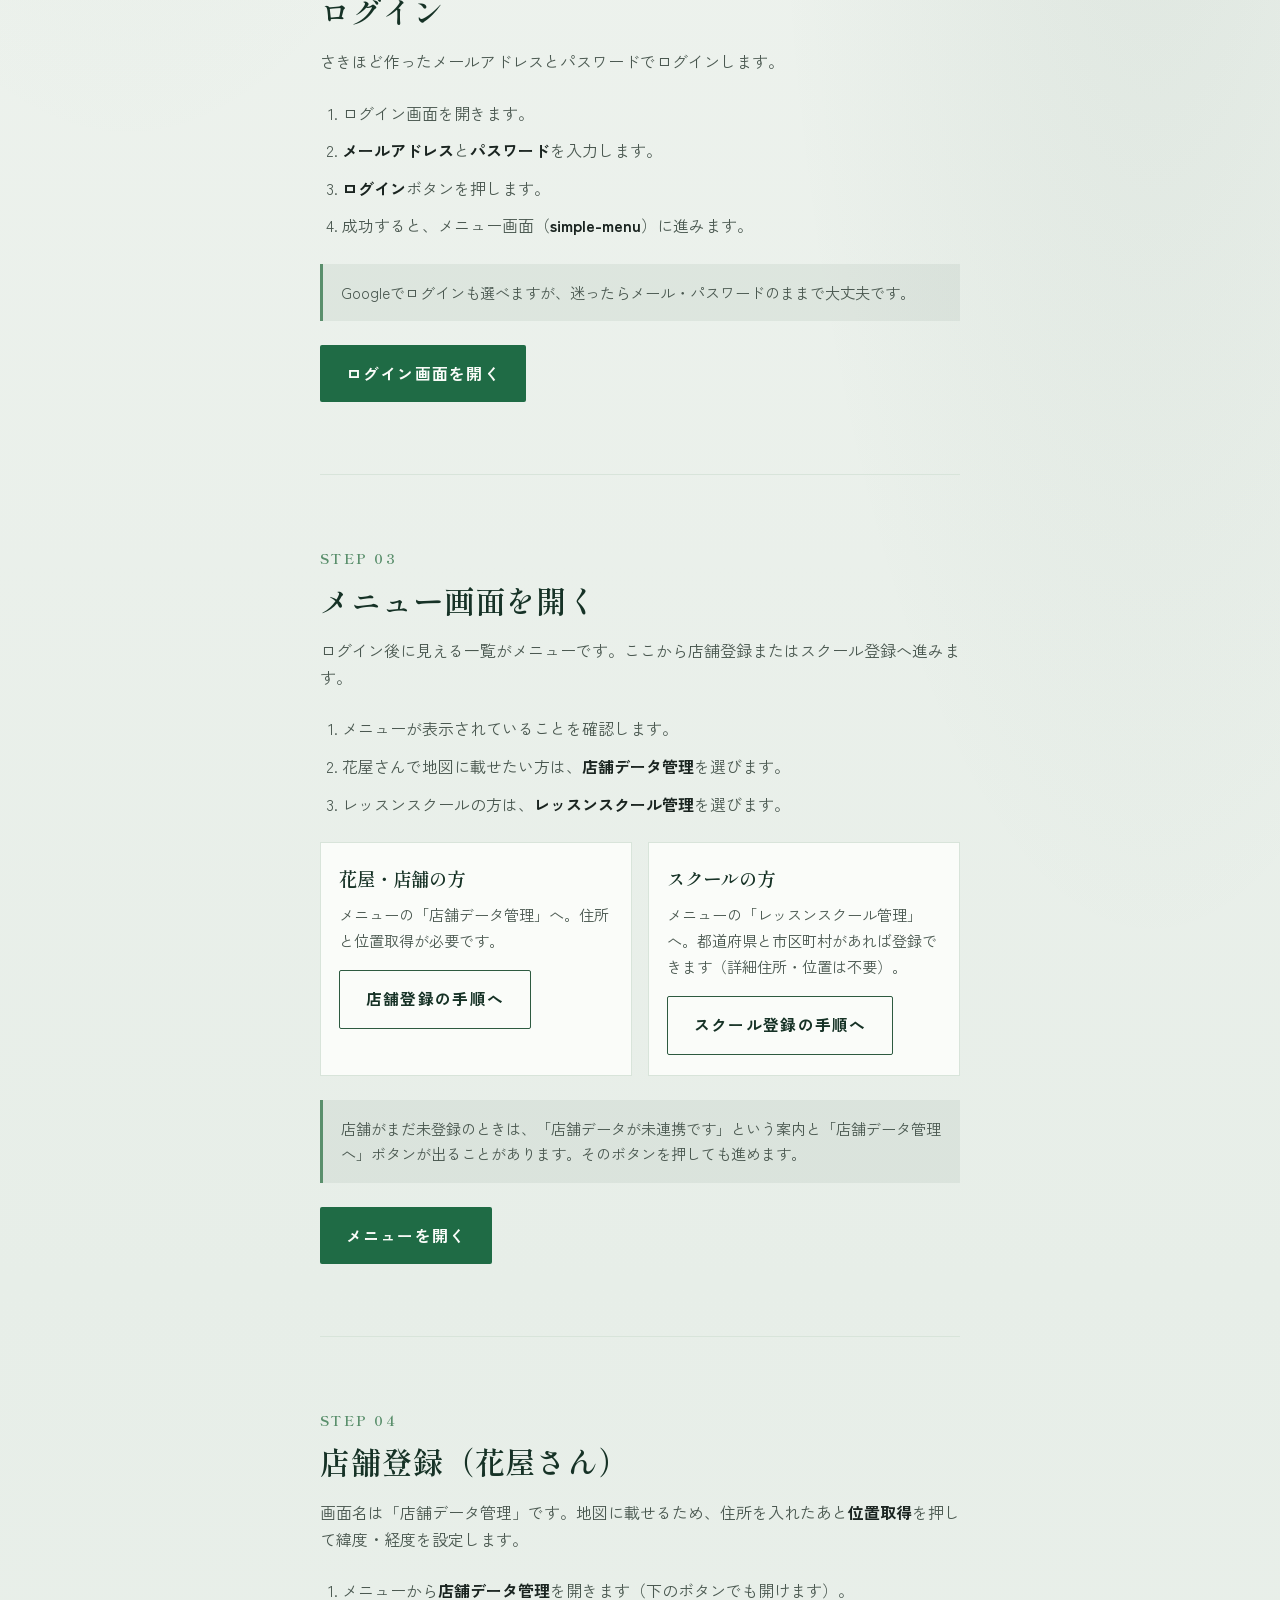
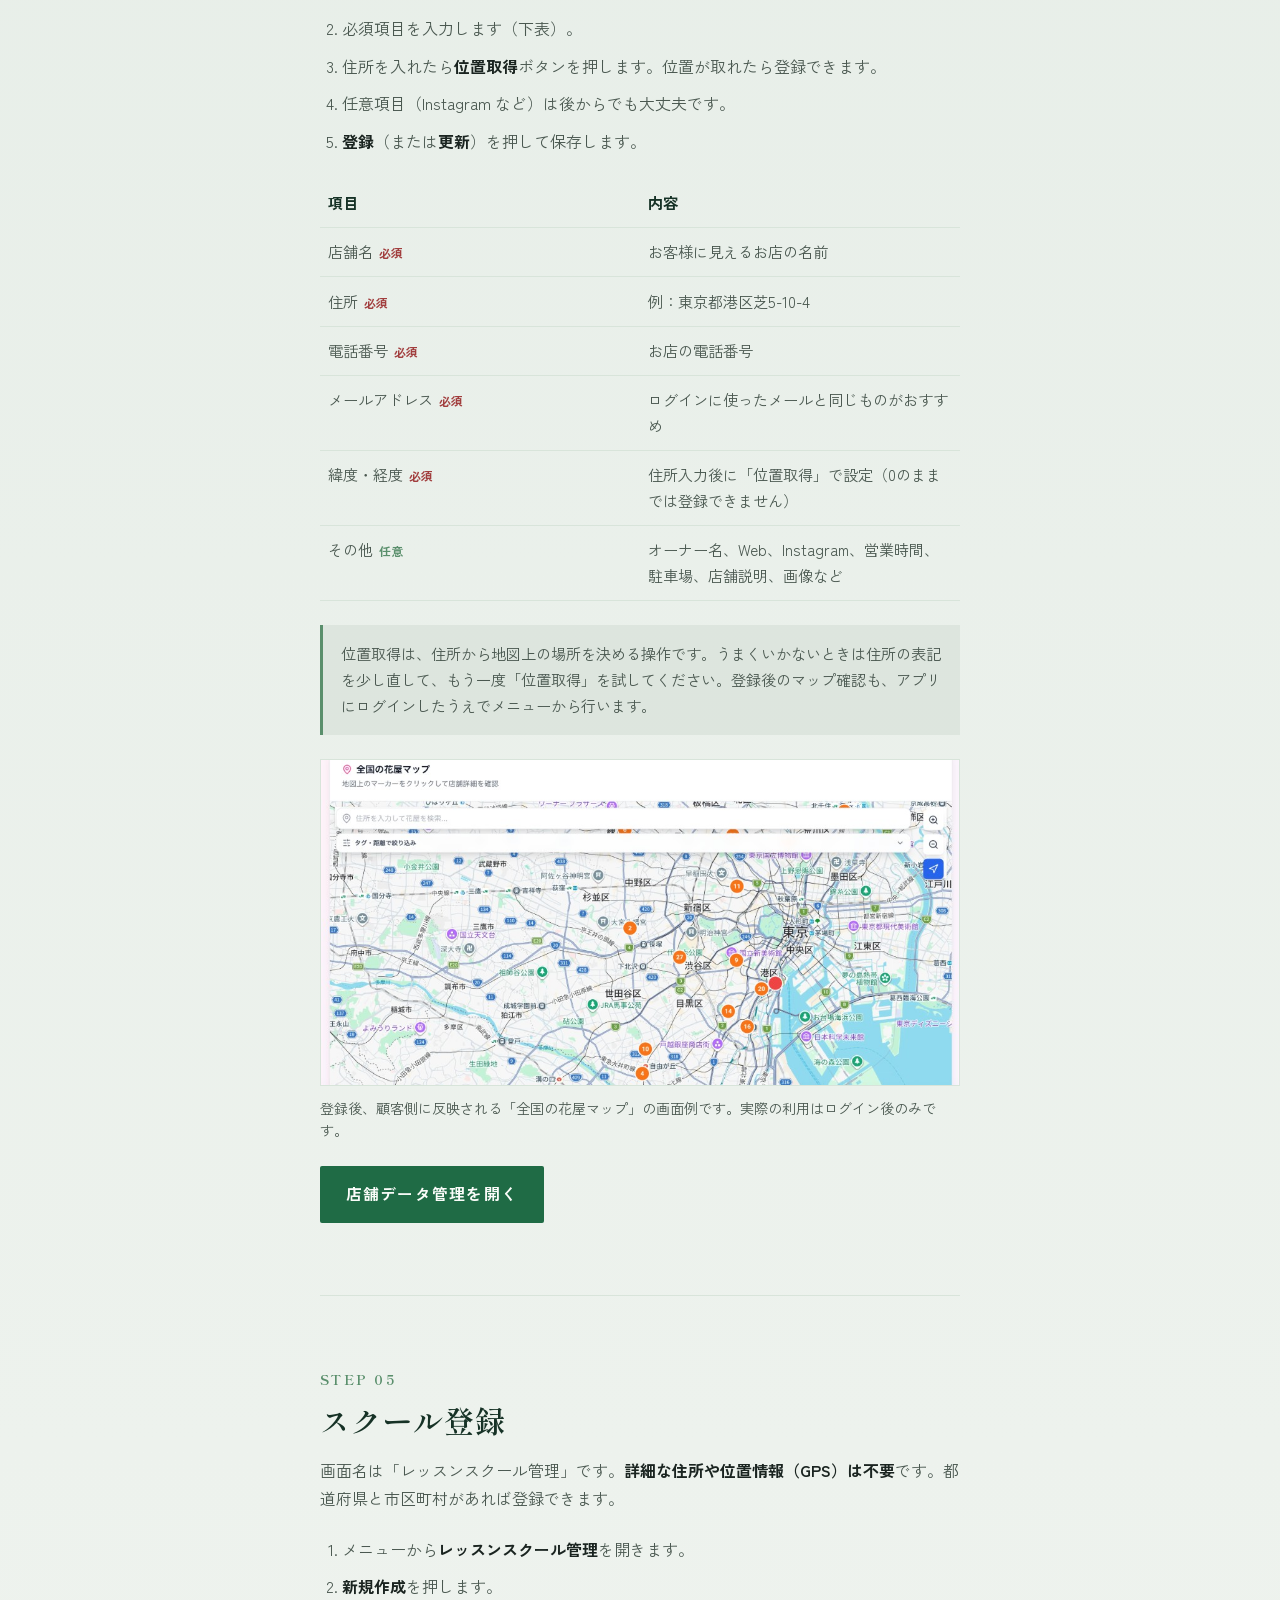
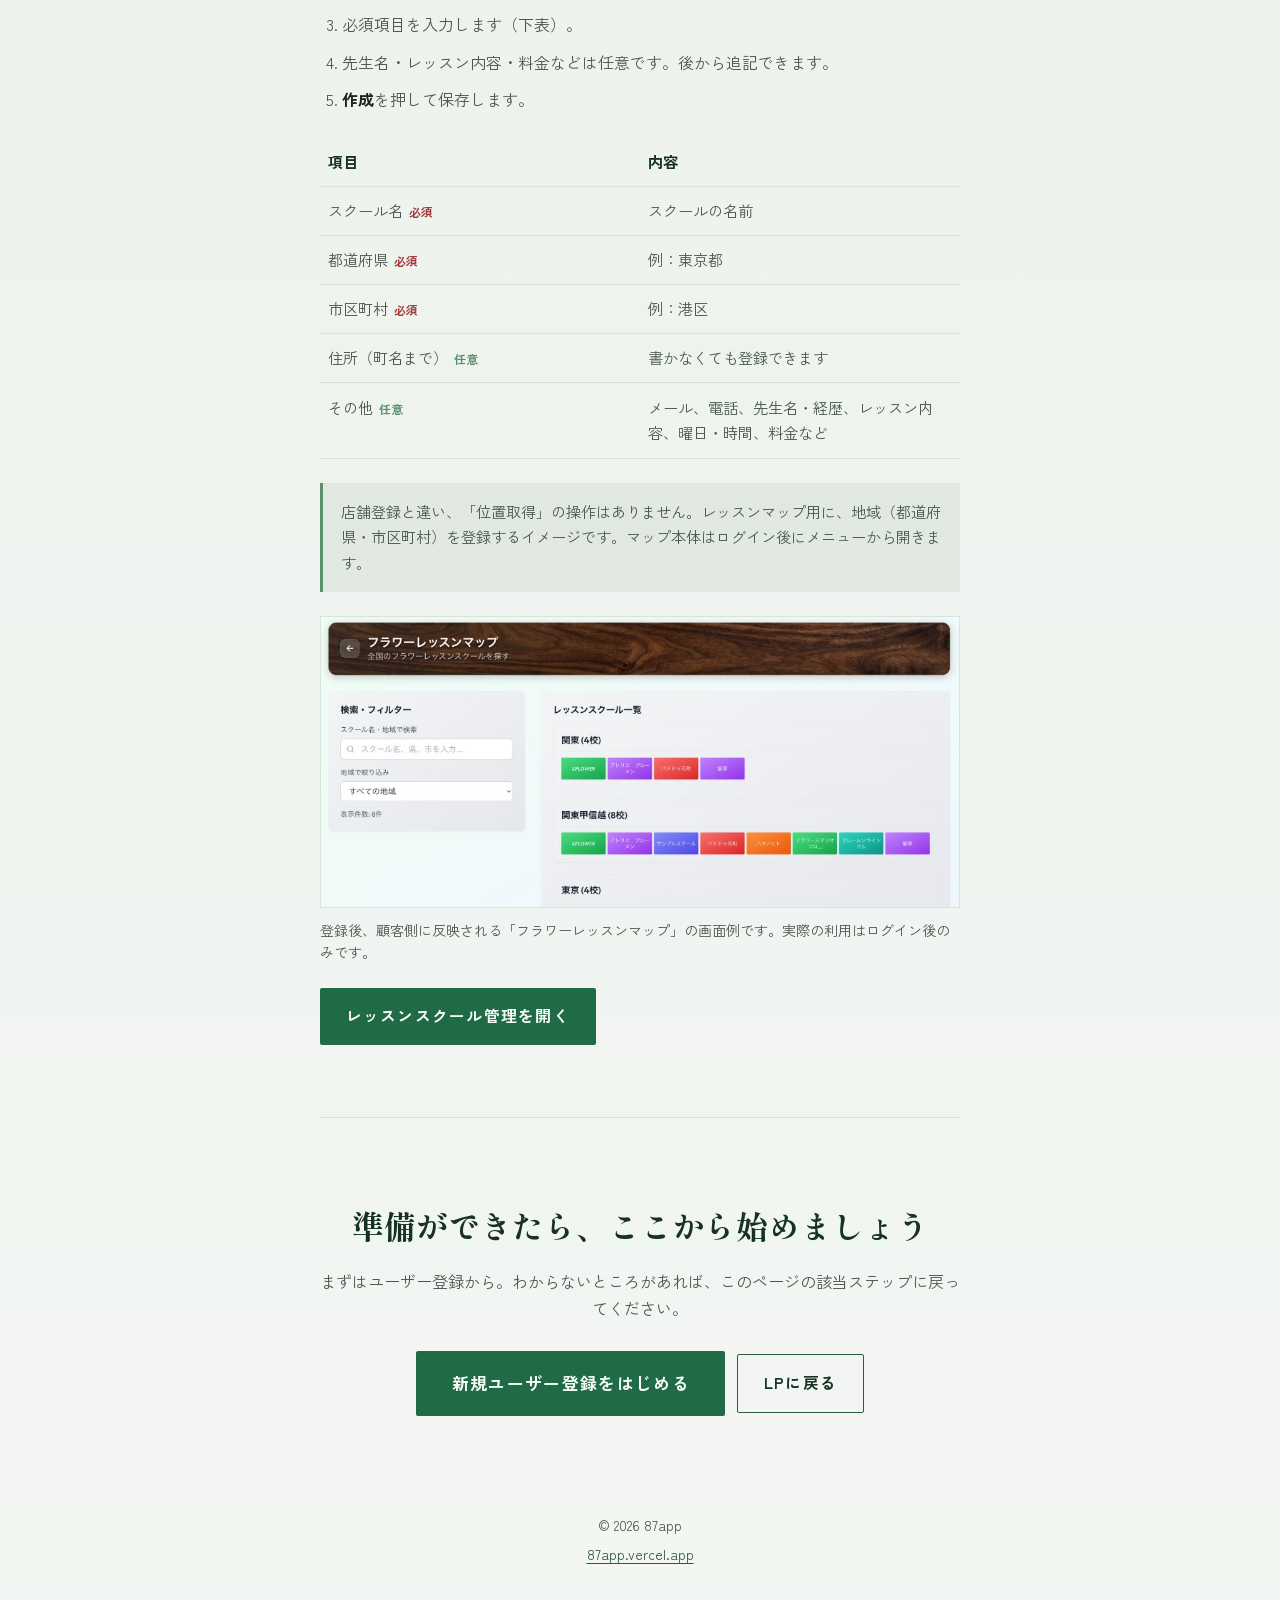
<file: guide.html>
<!DOCTYPE html>
<html lang="ja">
<head>
  <meta charset="UTF-8">
  <meta name="viewport" content="width=device-width, initial-scale=1.0">
  <title>登録のやり方 — 87app</title>
  <meta name="description" content="87appの新規ユーザー登録、ログイン、店舗登録・スクール登録の手順を、画面の順番どおりにわかりやすく案内します。">
  <link rel="preconnect" href="https://fonts.googleapis.com">
  <link rel="preconnect" href="https://fonts.gstatic.com" crossorigin>
  <link href="https://fonts.googleapis.com/css2?family=Shippori+Mincho:wght@500;600;700&family=Zen+Kaku+Gothic+New:wght@400;500;700&display=swap" rel="stylesheet">
  <link rel="stylesheet" href="styles.css">
  <style>
    .guide-hero {
      padding: clamp(3rem, 8vw, 5rem) 0 clamp(2rem, 5vw, 3rem);
      background:
        linear-gradient(180deg, rgba(22, 50, 38, 0.06), transparent 70%),
        var(--paper);
      border-bottom: 1px solid var(--green-mist);
    }

    .guide-hero__inner {
      width: min(100% - 2.5rem, var(--max));
      margin: 0 auto;
    }

    .guide-nav {
      display: flex;
      flex-wrap: wrap;
      gap: 0.75rem 1.25rem;
      margin-bottom: 1.5rem;
      font-size: 0.9rem;
    }

    .guide-nav a {
      color: var(--green-mid);
      text-decoration: none;
      font-weight: 500;
    }

    .guide-nav a:hover {
      text-decoration: underline;
      text-underline-offset: 3px;
    }

    .guide-hero h1 {
      font-family: var(--font-display);
      font-size: clamp(1.8rem, 5vw, 2.6rem);
      font-weight: 700;
      color: var(--green-deep);
      letter-spacing: 0.04em;
      line-height: 1.35;
      margin: 0 0 1rem;
    }

    .guide-hero p {
      margin: 0;
      color: var(--ink-soft);
      font-size: 1.05rem;
    }

    .toc {
      width: min(100% - 2.5rem, var(--max));
      margin: 0 auto;
      padding: 2.5rem 0 0;
    }

    .toc ol {
      list-style: none;
      margin: 0;
      padding: 0;
      display: grid;
      gap: 0.65rem;
    }

    .toc a {
      display: flex;
      align-items: baseline;
      gap: 0.85rem;
      padding: 0.85rem 0;
      text-decoration: none;
      color: var(--ink);
      border-bottom: 1px solid var(--green-mist);
      font-weight: 500;
      transition: color 0.2s ease;
    }

    .toc a:hover {
      color: var(--green-mid);
    }

    .toc__num {
      font-family: var(--font-display);
      font-size: 1.15rem;
      font-weight: 700;
      color: var(--green-soft);
      min-width: 1.75rem;
    }

    .step {
      width: min(100% - 2.5rem, var(--max));
      margin: 0 auto;
      padding: clamp(3rem, 8vw, 4.5rem) 0;
      border-bottom: 1px solid var(--green-mist);
      scroll-margin-top: 1.5rem;
    }

    .step:last-of-type {
      border-bottom: none;
    }

    .step__num {
      font-family: var(--font-display);
      font-size: 0.85rem;
      font-weight: 700;
      letter-spacing: 0.18em;
      color: var(--green-soft);
      margin: 0 0 0.5rem;
    }

    .step__title {
      font-family: var(--font-display);
      font-size: clamp(1.45rem, 3.5vw, 1.9rem);
      font-weight: 600;
      color: var(--green-deep);
      letter-spacing: 0.03em;
      margin: 0 0 1rem;
      line-height: 1.4;
    }

    .step__lead {
      margin: 0 0 1.5rem;
      color: var(--ink-soft);
    }

    .step ol,
    .step ul {
      margin: 0 0 1.5rem;
      padding-left: 1.35rem;
      color: var(--ink-soft);
    }

    .step li {
      margin-bottom: 0.65rem;
    }

    .step li:last-child {
      margin-bottom: 0;
    }

    .step strong {
      color: var(--ink);
      font-weight: 700;
    }

    .note {
      margin: 0 0 1.5rem;
      padding: 1rem 1.15rem;
      background: rgba(45, 90, 64, 0.07);
      border-left: 3px solid var(--green-soft);
      color: var(--ink-soft);
      font-size: 0.95rem;
    }

    .note p {
      margin: 0;
    }

    .field-table {
      width: 100%;
      border-collapse: collapse;
      margin: 0 0 1.5rem;
      font-size: 0.95rem;
    }

    .field-table th,
    .field-table td {
      text-align: left;
      padding: 0.7rem 0.5rem;
      border-bottom: 1px solid var(--green-mist);
      vertical-align: top;
    }

    .field-table th {
      font-weight: 700;
      color: var(--green-deep);
      width: 38%;
    }

    .field-table td {
      color: var(--ink-soft);
    }

    .req {
      display: inline-block;
      margin-left: 0.35rem;
      font-size: 0.75rem;
      font-weight: 700;
      letter-spacing: 0.04em;
      color: #a13d3d;
    }

    .opt {
      display: inline-block;
      margin-left: 0.35rem;
      font-size: 0.75rem;
      font-weight: 700;
      letter-spacing: 0.04em;
      color: var(--green-soft);
    }

    .branch {
      display: grid;
      gap: 1rem;
      margin: 1.5rem 0;
    }

    @media (min-width: 640px) {
      .branch {
        grid-template-columns: 1fr 1fr;
      }
    }

    .branch__card {
      padding: 1.25rem 1.15rem;
      background: var(--white);
      border: 1px solid var(--green-mist);
    }

    .branch__card h3 {
      font-family: var(--font-display);
      font-size: 1.15rem;
      font-weight: 600;
      color: var(--green-deep);
      margin: 0 0 0.5rem;
    }

    .branch__card p {
      margin: 0 0 1rem;
      color: var(--ink-soft);
      font-size: 0.95rem;
    }

    .step__actions {
      display: flex;
      flex-wrap: wrap;
      gap: 0.75rem;
      align-items: center;
    }

    .map-preview {
      margin: 0 0 1.5rem;
      padding: 0;
    }

    .map-preview img {
      width: 100%;
      border: 1px solid var(--green-mist);
      background: var(--white);
    }

    .map-preview figcaption {
      margin-top: 0.65rem;
      font-size: 0.88rem;
      color: var(--ink-soft);
      line-height: 1.6;
    }

    .guide-cta {
      width: min(100% - 2.5rem, var(--max));
      margin: 0 auto;
      padding: clamp(3rem, 8vw, 5rem) 0 4rem;
      text-align: center;
    }

    .guide-cta h2 {
      font-family: var(--font-display);
      font-size: clamp(1.5rem, 4vw, 2rem);
      color: var(--green-deep);
      margin: 0 0 1rem;
    }

    .guide-cta p {
      margin: 0 0 1.75rem;
      color: var(--ink-soft);
    }
  </style>
</head>
<body>
  <header class="guide-hero">
    <div class="guide-hero__inner">
      <nav class="guide-nav" aria-label="パンくず">
        <a href="index.html">87app LP</a>
        <span aria-hidden="true">/</span>
        <span>登録のやり方</span>
      </nav>
      <h1>登録のやり方</h1>
      <p>パソコンが苦手な方向けに、画面の順番どおりに進めます。まずは「ユーザー登録」→「ログイン」→「メニュー」まで。そのあと、お店の方は店舗登録、スクールの方はスクール登録です。マップや店舗データの確認など、普段の利用はすべてアプリ内ログイン後に行います。</p>
    </div>
  </header>

  <nav class="toc" aria-label="目次">
    <ol>
      <li><a href="#step1"><span class="toc__num">1</span>新規ユーザー登録（メール・パスワード）</a></li>
      <li><a href="#step2"><span class="toc__num">2</span>ログイン</a></li>
      <li><a href="#step3"><span class="toc__num">3</span>メニュー画面を開く</a></li>
      <li><a href="#step4"><span class="toc__num">4</span>店舗登録（花屋さん・位置情報あり）</a></li>
      <li><a href="#step5"><span class="toc__num">5</span>スクール登録（住所の詳細・位置情報なし）</a></li>
    </ol>
  </nav>

  <main>
    <section class="step" id="step1">
      <p class="step__num">STEP 01</p>
      <h2 class="step__title">新規ユーザー登録</h2>
      <p class="step__lead">最初に、メールアドレスとパスワードでアカウントをつくります。店舗やスクールの情報は、このあと別画面で登録します。</p>
      <ol>
        <li>下のボタンから登録画面を開きます。</li>
        <li><strong>メールアドレス</strong>を入力します。</li>
        <li><strong>パスワード（6文字以上）</strong>を入力します。</li>
        <li><strong>パスワード確認</strong>に、同じパスワードをもう一度入力します。</li>
        <li><strong>ユーザー登録</strong>ボタンを押します。</li>
        <li>「登録が完了しました！ログインしてください。」と出たら成功です。少し待つとログイン画面に移ります。</li>
      </ol>
      <div class="note">
        <p>パスワードはメモしておくと安心です。このメールとパスワードは、あとで店舗・スクール登録でも使います。</p>
      </div>
      <div class="step__actions">
        <a class="btn btn--primary" href="https://87app.vercel.app/simple-signup" target="_blank" rel="noopener noreferrer">新規ユーザー登録を開く</a>
      </div>
    </section>

    <section class="step" id="step2">
      <p class="step__num">STEP 02</p>
      <h2 class="step__title">ログイン</h2>
      <p class="step__lead">さきほど作ったメールアドレスとパスワードでログインします。</p>
      <ol>
        <li>ログイン画面を開きます。</li>
        <li><strong>メールアドレス</strong>と<strong>パスワード</strong>を入力します。</li>
        <li><strong>ログイン</strong>ボタンを押します。</li>
        <li>成功すると、メニュー画面（<strong>simple-menu</strong>）に進みます。</li>
      </ol>
      <div class="note">
        <p>Googleでログインも選べますが、迷ったらメール・パスワードのままで大丈夫です。</p>
      </div>
      <div class="step__actions">
        <a class="btn btn--primary" href="https://87app.vercel.app/simple-login" target="_blank" rel="noopener noreferrer">ログイン画面を開く</a>
      </div>
    </section>

    <section class="step" id="step3">
      <p class="step__num">STEP 03</p>
      <h2 class="step__title">メニュー画面を開く</h2>
      <p class="step__lead">ログイン後に見える一覧がメニューです。ここから店舗登録またはスクール登録へ進みます。</p>
      <ol>
        <li>メニューが表示されていることを確認します。</li>
        <li>花屋さんで地図に載せたい方は、<strong>店舗データ管理</strong>を選びます。</li>
        <li>レッスンスクールの方は、<strong>レッスンスクール管理</strong>を選びます。</li>
      </ol>
      <div class="branch">
        <div class="branch__card">
          <h3>花屋・店舗の方</h3>
          <p>メニューの「店舗データ管理」へ。住所と位置取得が必要です。</p>
          <a class="btn btn--secondary" href="#step4">店舗登録の手順へ</a>
        </div>
        <div class="branch__card">
          <h3>スクールの方</h3>
          <p>メニューの「レッスンスクール管理」へ。都道府県と市区町村があれば登録できます（詳細住所・位置は不要）。</p>
          <a class="btn btn--secondary" href="#step5">スクール登録の手順へ</a>
        </div>
      </div>
      <div class="note">
        <p>店舗がまだ未登録のときは、「店舗データが未連携です」という案内と「店舗データ管理へ」ボタンが出ることがあります。そのボタンを押しても進めます。</p>
      </div>
      <div class="step__actions">
        <a class="btn btn--primary" href="https://87app.vercel.app/simple-menu" target="_blank" rel="noopener noreferrer">メニューを開く</a>
      </div>
    </section>

    <section class="step" id="step4">
      <p class="step__num">STEP 04</p>
      <h2 class="step__title">店舗登録（花屋さん）</h2>
      <p class="step__lead">画面名は「店舗データ管理」です。地図に載せるため、住所を入れたあと<strong>位置取得</strong>を押して緯度・経度を設定します。</p>
      <ol>
        <li>メニューから<strong>店舗データ管理</strong>を開きます（下のボタンでも開けます）。</li>
        <li>必須項目を入力します（下表）。</li>
        <li>住所を入れたら<strong>位置取得</strong>ボタンを押します。位置が取れたら登録できます。</li>
        <li>任意項目（Instagram など）は後からでも大丈夫です。</li>
        <li><strong>登録</strong>（または<strong>更新</strong>）を押して保存します。</li>
      </ol>
      <table class="field-table">
        <thead>
          <tr>
            <th>項目</th>
            <th>内容</th>
          </tr>
        </thead>
        <tbody>
          <tr>
            <td>店舗名<span class="req">必須</span></td>
            <td>お客様に見えるお店の名前</td>
          </tr>
          <tr>
            <td>住所<span class="req">必須</span></td>
            <td>例：東京都港区芝5-10-4</td>
          </tr>
          <tr>
            <td>電話番号<span class="req">必須</span></td>
            <td>お店の電話番号</td>
          </tr>
          <tr>
            <td>メールアドレス<span class="req">必須</span></td>
            <td>ログインに使ったメールと同じものがおすすめ</td>
          </tr>
          <tr>
            <td>緯度・経度<span class="req">必須</span></td>
            <td>住所入力後に「位置取得」で設定（0のままでは登録できません）</td>
          </tr>
          <tr>
            <td>その他<span class="opt">任意</span></td>
            <td>オーナー名、Web、Instagram、営業時間、駐車場、店舗説明、画像など</td>
          </tr>
        </tbody>
      </table>
      <div class="note">
        <p>位置取得は、住所から地図上の場所を決める操作です。うまくいかないときは住所の表記を少し直して、もう一度「位置取得」を試してください。登録後のマップ確認も、アプリにログインしたうえでメニューから行います。</p>
      </div>
      <figure class="map-preview">
        <img src="assets/map-florist.png" alt="全国の花屋マップ画面。住所検索とタグ・距離での絞り込み、地図上の店舗マーカーが表示されています。" width="1024" height="523">
        <figcaption>登録後、顧客側に反映される「全国の花屋マップ」の画面例です。実際の利用はログイン後のみです。</figcaption>
      </figure>
      <div class="step__actions">
        <a class="btn btn--primary" href="https://87app.vercel.app/store-registration" target="_blank" rel="noopener noreferrer">店舗データ管理を開く</a>
      </div>
    </section>

    <section class="step" id="step5">
      <p class="step__num">STEP 05</p>
      <h2 class="step__title">スクール登録</h2>
      <p class="step__lead">画面名は「レッスンスクール管理」です。<strong>詳細な住所や位置情報（GPS）は不要</strong>です。都道府県と市区町村があれば登録できます。</p>
      <ol>
        <li>メニューから<strong>レッスンスクール管理</strong>を開きます。</li>
        <li><strong>新規作成</strong>を押します。</li>
        <li>必須項目を入力します（下表）。</li>
        <li>先生名・レッスン内容・料金などは任意です。後から追記できます。</li>
        <li><strong>作成</strong>を押して保存します。</li>
      </ol>
      <table class="field-table">
        <thead>
          <tr>
            <th>項目</th>
            <th>内容</th>
          </tr>
        </thead>
        <tbody>
          <tr>
            <td>スクール名<span class="req">必須</span></td>
            <td>スクールの名前</td>
          </tr>
          <tr>
            <td>都道府県<span class="req">必須</span></td>
            <td>例：東京都</td>
          </tr>
          <tr>
            <td>市区町村<span class="req">必須</span></td>
            <td>例：港区</td>
          </tr>
          <tr>
            <td>住所（町名まで）<span class="opt">任意</span></td>
            <td>書かなくても登録できます</td>
          </tr>
          <tr>
            <td>その他<span class="opt">任意</span></td>
            <td>メール、電話、先生名・経歴、レッスン内容、曜日・時間、料金など</td>
          </tr>
        </tbody>
      </table>
      <div class="note">
        <p>店舗登録と違い、「位置取得」の操作はありません。レッスンマップ用に、地域（都道府県・市区町村）を登録するイメージです。マップ本体はログイン後にメニューから開きます。</p>
      </div>
      <figure class="map-preview">
        <img src="assets/map-lesson.png" alt="フラワーレッスンマップ画面。地域絞り込みとレッスンスクール一覧が表示されています。" width="1024" height="466">
        <figcaption>登録後、顧客側に反映される「フラワーレッスンマップ」の画面例です。実際の利用はログイン後のみです。</figcaption>
      </figure>
      <div class="step__actions">
        <a class="btn btn--primary" href="https://87app.vercel.app/lesson-school-management" target="_blank" rel="noopener noreferrer">レッスンスクール管理を開く</a>
      </div>
    </section>

    <section class="guide-cta">
      <h2>準備ができたら、ここから始めましょう</h2>
      <p>まずはユーザー登録から。わからないところがあれば、このページの該当ステップに戻ってください。</p>
      <div class="step__actions" style="justify-content: center;">
        <a class="btn btn--primary btn--large" href="https://87app.vercel.app/simple-signup" target="_blank" rel="noopener noreferrer">新規ユーザー登録をはじめる</a>
        <a class="btn btn--secondary" href="index.html">LPに戻る</a>
      </div>
    </section>
  </main>

  <footer>
    <p>&copy; 2026 87app</p>
    <p><a href="https://87app.vercel.app/" target="_blank" rel="noopener noreferrer">87app.vercel.app</a></p>
  </footer>
</body>
</html>
</file>
<file: styles.css>
:root {
  --green-deep: #163226;
  --green-mid: #2d5a40;
  --green-soft: #5a8f6c;
  --green-mist: #d8e4da;
  --ink: #1a2420;
  --ink-soft: #4a5850;
  --paper: #f3f6f2;
  --paper-warm: #e7eee8;
  --white: #fafcf9;
  --cta: #1f6b45;
  --cta-hover: #185536;
  --font-display: "Shippori Mincho", "Hiragino Mincho ProN", serif;
  --font-body: "Zen Kaku Gothic New", "Hiragino Sans", sans-serif;
  --max: 40rem;
  --wide: 68rem;
}

*, *::before, *::after { box-sizing: border-box; }

html {
  scroll-behavior: smooth;
}

body {
  margin: 0;
  color: var(--ink);
  background:
    radial-gradient(ellipse 80% 50% at 10% 0%, rgba(90, 143, 108, 0.12), transparent 55%),
    radial-gradient(ellipse 60% 40% at 90% 20%, rgba(45, 90, 64, 0.08), transparent 50%),
    linear-gradient(180deg, var(--paper) 0%, var(--paper-warm) 45%, var(--paper) 100%);
  font-family: var(--font-body);
  font-weight: 400;
  line-height: 1.7;
  -webkit-font-smoothing: antialiased;
}

img {
  max-width: 100%;
  height: auto;
  display: block;
}

a {
  color: inherit;
}

.btn {
  display: inline-flex;
  align-items: center;
  justify-content: center;
  gap: 0.5rem;
  padding: 0.95rem 1.6rem;
  border-radius: 2px;
  font-family: var(--font-body);
  font-size: 0.98rem;
  font-weight: 700;
  letter-spacing: 0.08em;
  text-decoration: none;
  transition: background 0.25s ease, color 0.25s ease, transform 0.25s ease;
  border: none;
  cursor: pointer;
}

.btn--primary {
  background: var(--cta);
  color: var(--white);
}

.btn--primary:hover {
  background: var(--cta-hover);
  transform: translateY(-2px);
}

.btn--ghost {
  background: transparent;
  color: var(--white);
  border: 1px solid rgba(255, 255, 255, 0.55);
  margin-left: 0.75rem;
}

.btn--ghost:hover {
  background: rgba(255, 255, 255, 0.1);
}

.btn--large {
  padding: 1.15rem 2.2rem;
  font-size: 1.05rem;
}

.btn--secondary {
  background: transparent;
  color: var(--green-deep);
  border: 1px solid var(--green-mid);
}

.btn--secondary:hover {
  background: rgba(45, 90, 64, 0.08);
  transform: translateY(-2px);
}

.section {
  width: min(100% - 2.5rem, var(--max));
  margin: 0 auto;
  padding: clamp(2.4rem, 5.5vw, 3.6rem) 0;
}

.section--wide {
  width: min(100% - 2.5rem, var(--wide));
}

/* 導入3セクションは連続して読ませる */
.section--compact {
  padding: clamp(1.35rem, 3vw, 1.9rem) 0;
}

.section--compact + .section--compact {
  padding-top: clamp(0.85rem, 2vw, 1.25rem);
}

#about.section--compact {
  padding-top: clamp(2.2rem, 5vw, 3.2rem);
}

#structure.section--compact {
  padding-bottom: clamp(2.2rem, 5vw, 3.2rem);
}

.section__label {
  font-size: 0.78rem;
  font-weight: 700;
  letter-spacing: 0.22em;
  text-transform: uppercase;
  color: var(--green-soft);
  margin: 0 0 0.4rem;
}

.section__title {
  font-family: var(--font-display);
  font-size: clamp(1.55rem, 3.6vw, 2.1rem);
  font-weight: 600;
  line-height: 1.4;
  letter-spacing: 0.04em;
  margin: 0 0 0.9rem;
  color: var(--green-deep);
}

.section__body p {
  margin: 0 0 0.7rem;
  color: var(--ink-soft);
  font-size: 1rem;
}

.section__body p:last-child {
  margin-bottom: 0;
}

.reveal {
  opacity: 0;
  transform: translateY(1.5rem);
  transition: opacity 0.9s cubic-bezier(0.22, 1, 0.36, 1), transform 0.9s cubic-bezier(0.22, 1, 0.36, 1);
}

.reveal.is-visible {
  opacity: 1;
  transform: translateY(0);
}

footer {
  padding: 1.75rem 1.25rem 2.25rem;
  text-align: center;
  color: var(--ink-soft);
  font-size: 0.88rem;
}

footer a {
  color: var(--green-mid);
  text-decoration: underline;
  text-underline-offset: 3px;
}

footer p {
  margin: 0.35rem 0;
}

@media (prefers-reduced-motion: reduce) {
  html { scroll-behavior: auto; }
  .reveal {
    animation: none !important;
    transition: none !important;
    opacity: 1 !important;
    transform: none !important;
  }
}
</file>
